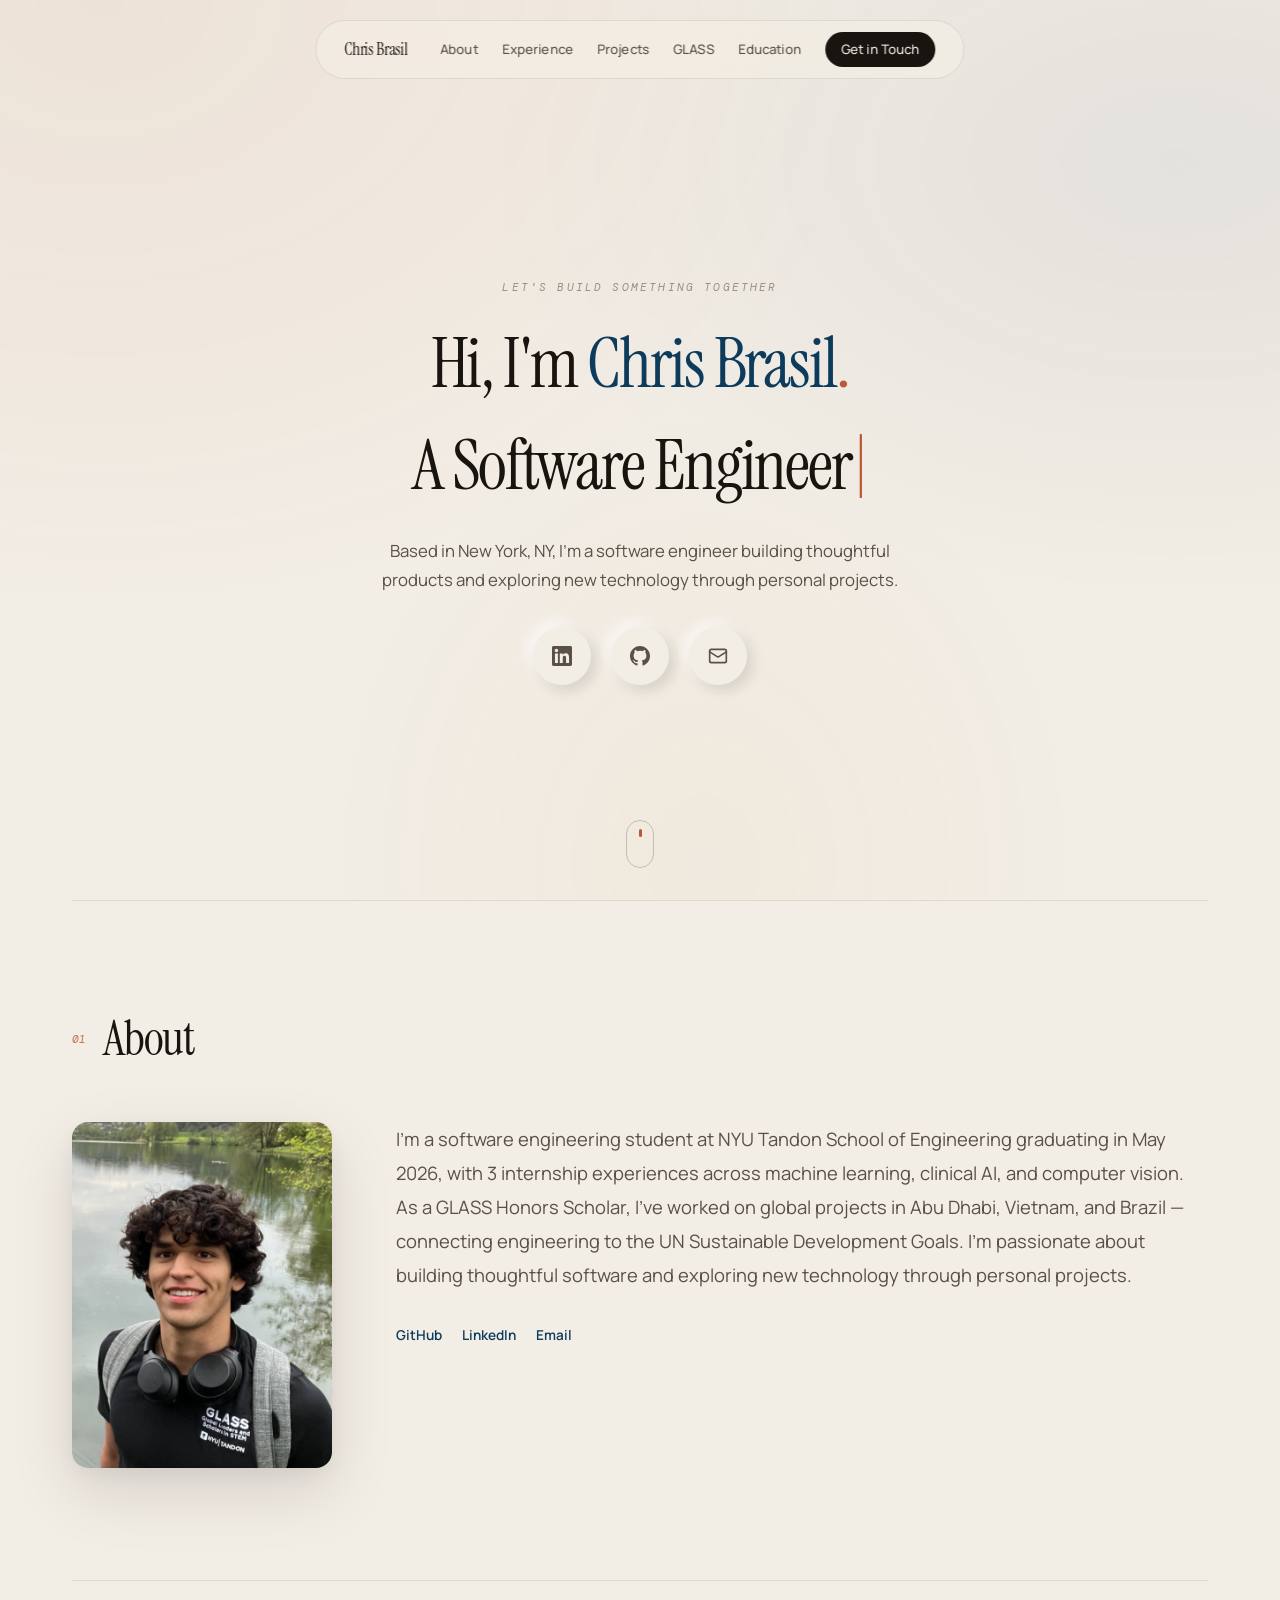
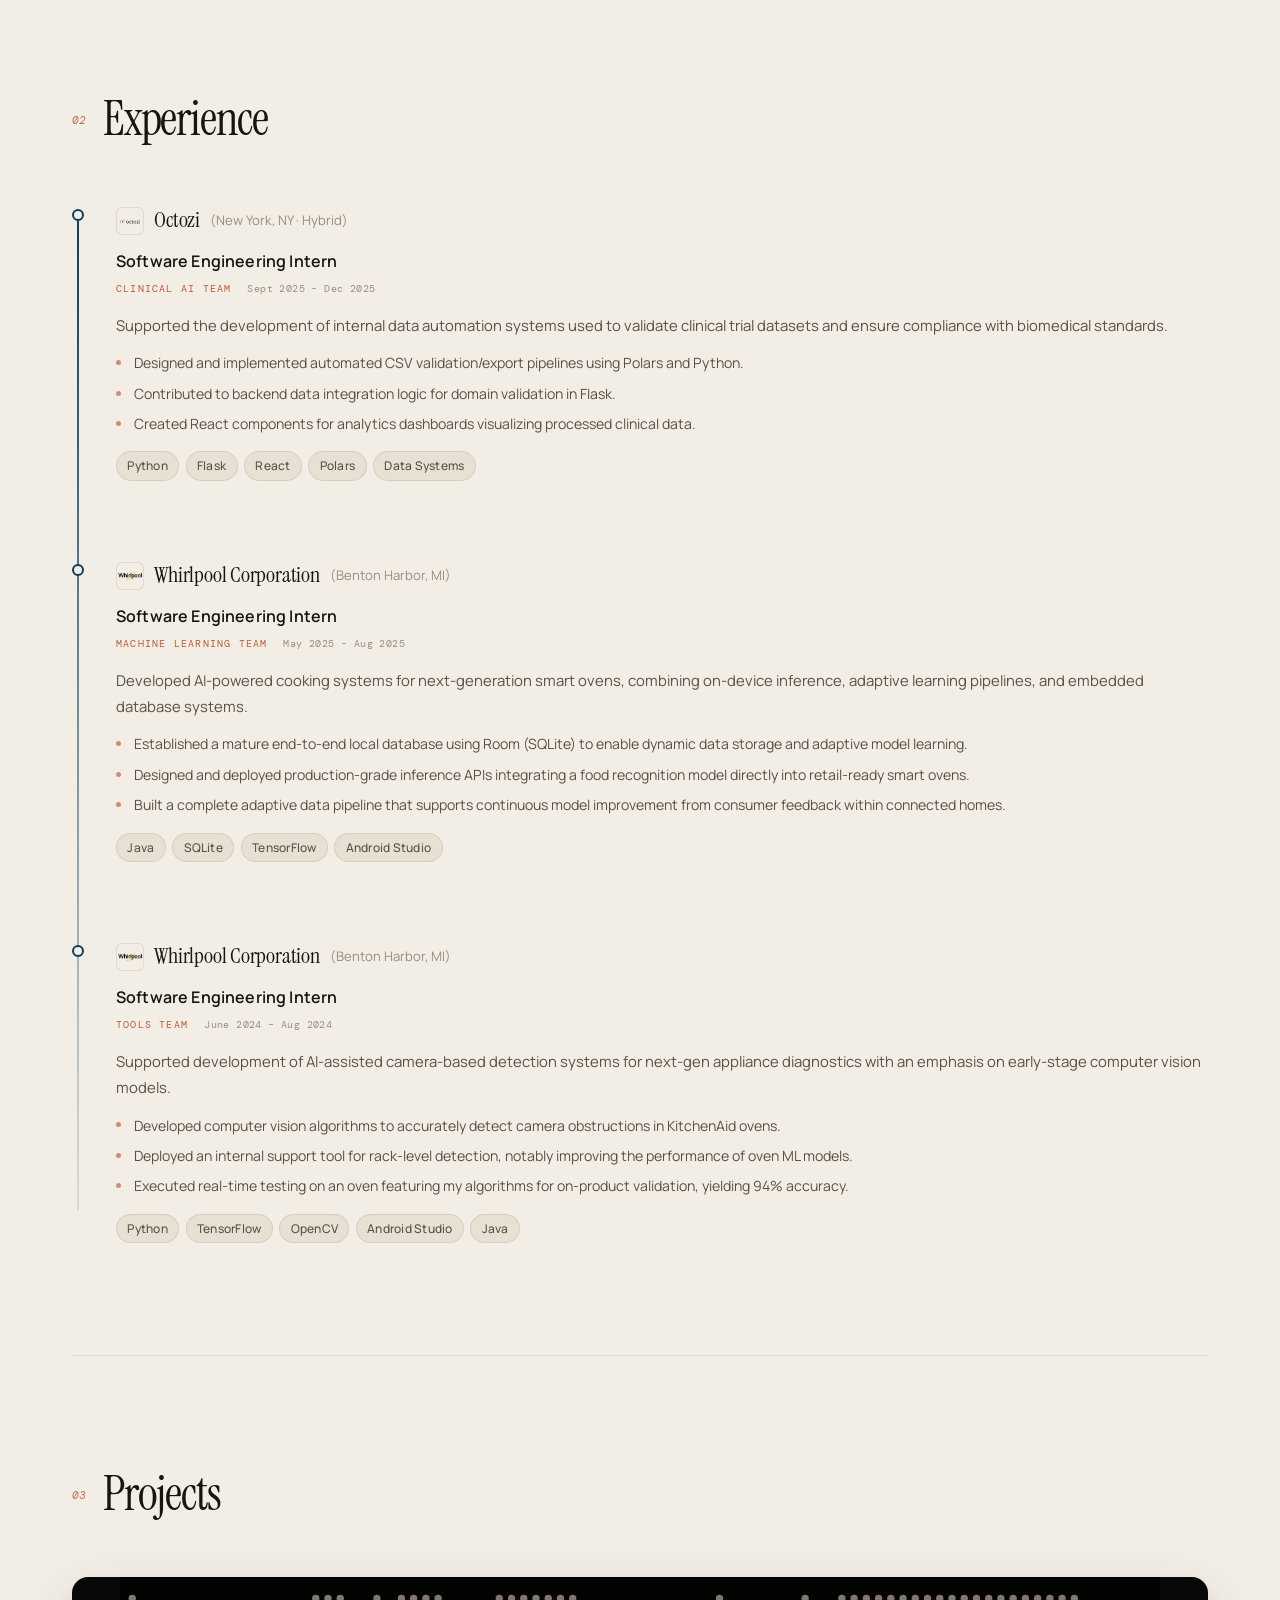
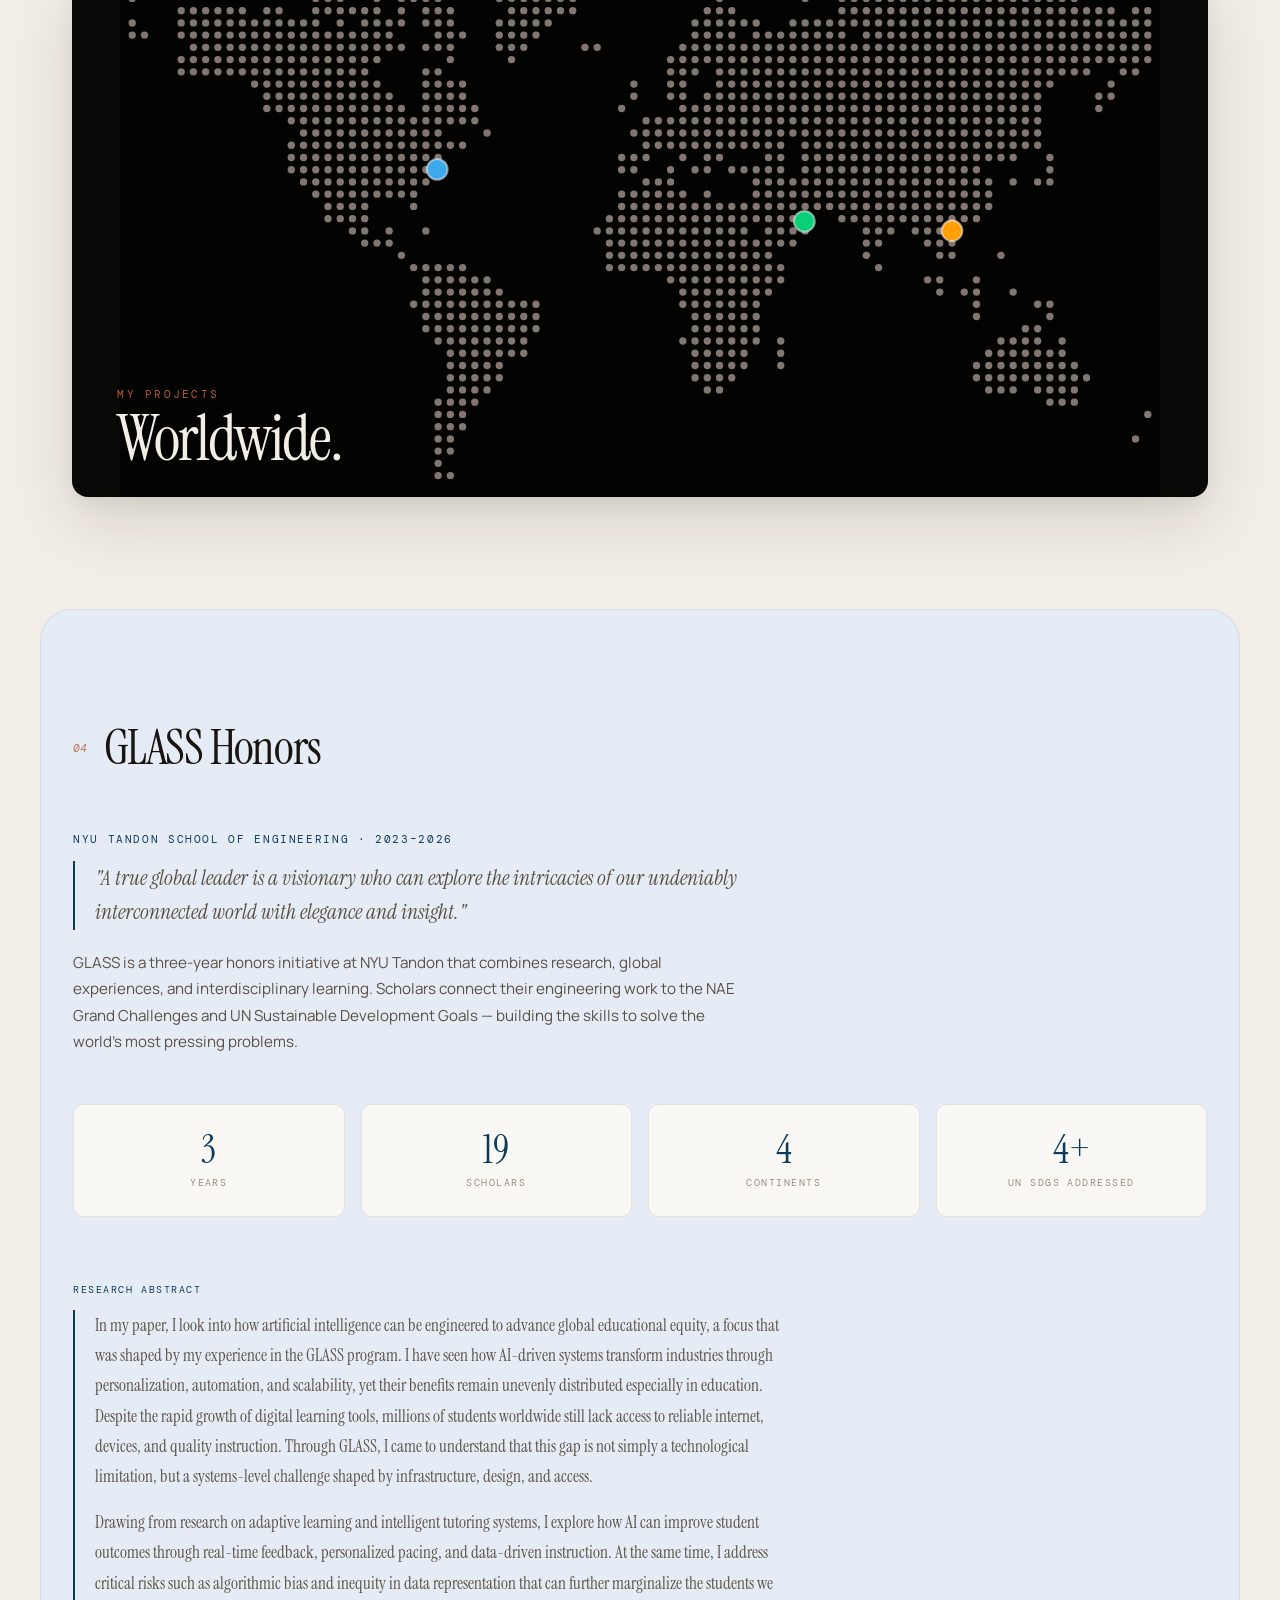
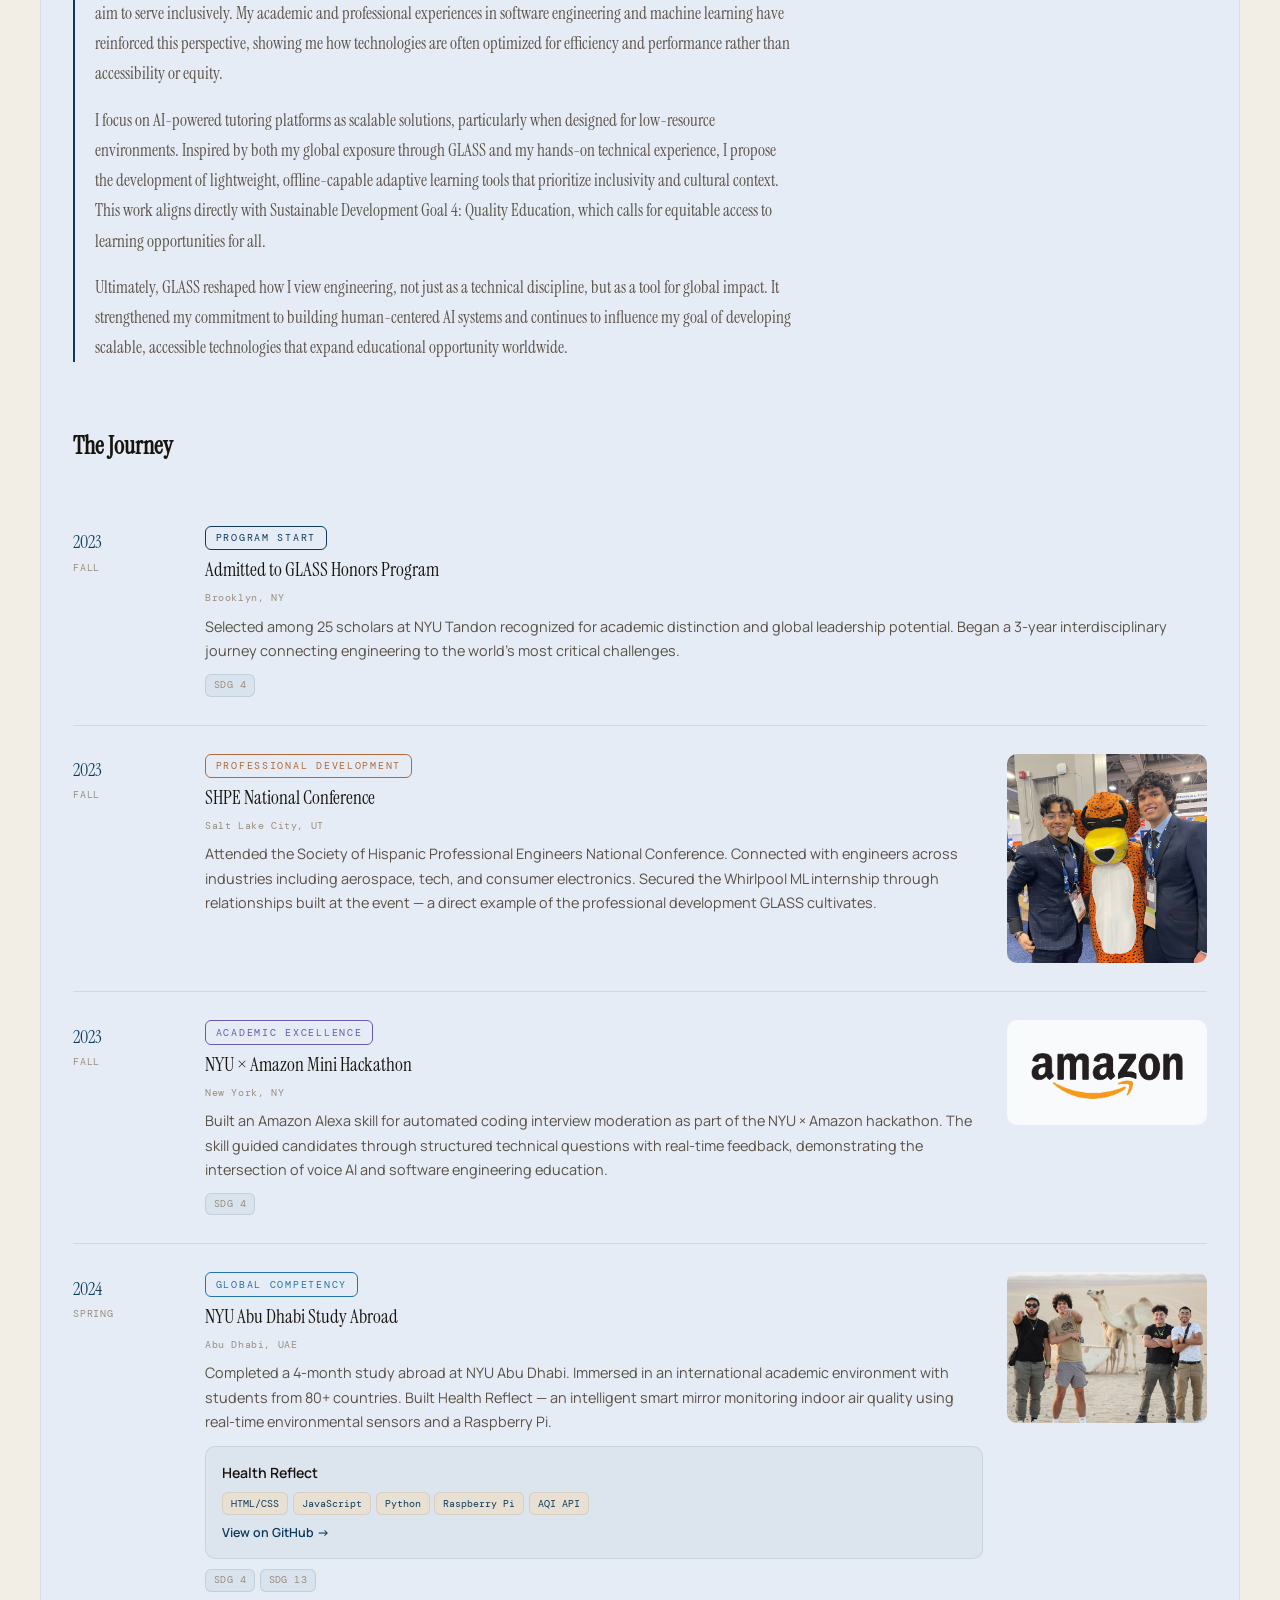
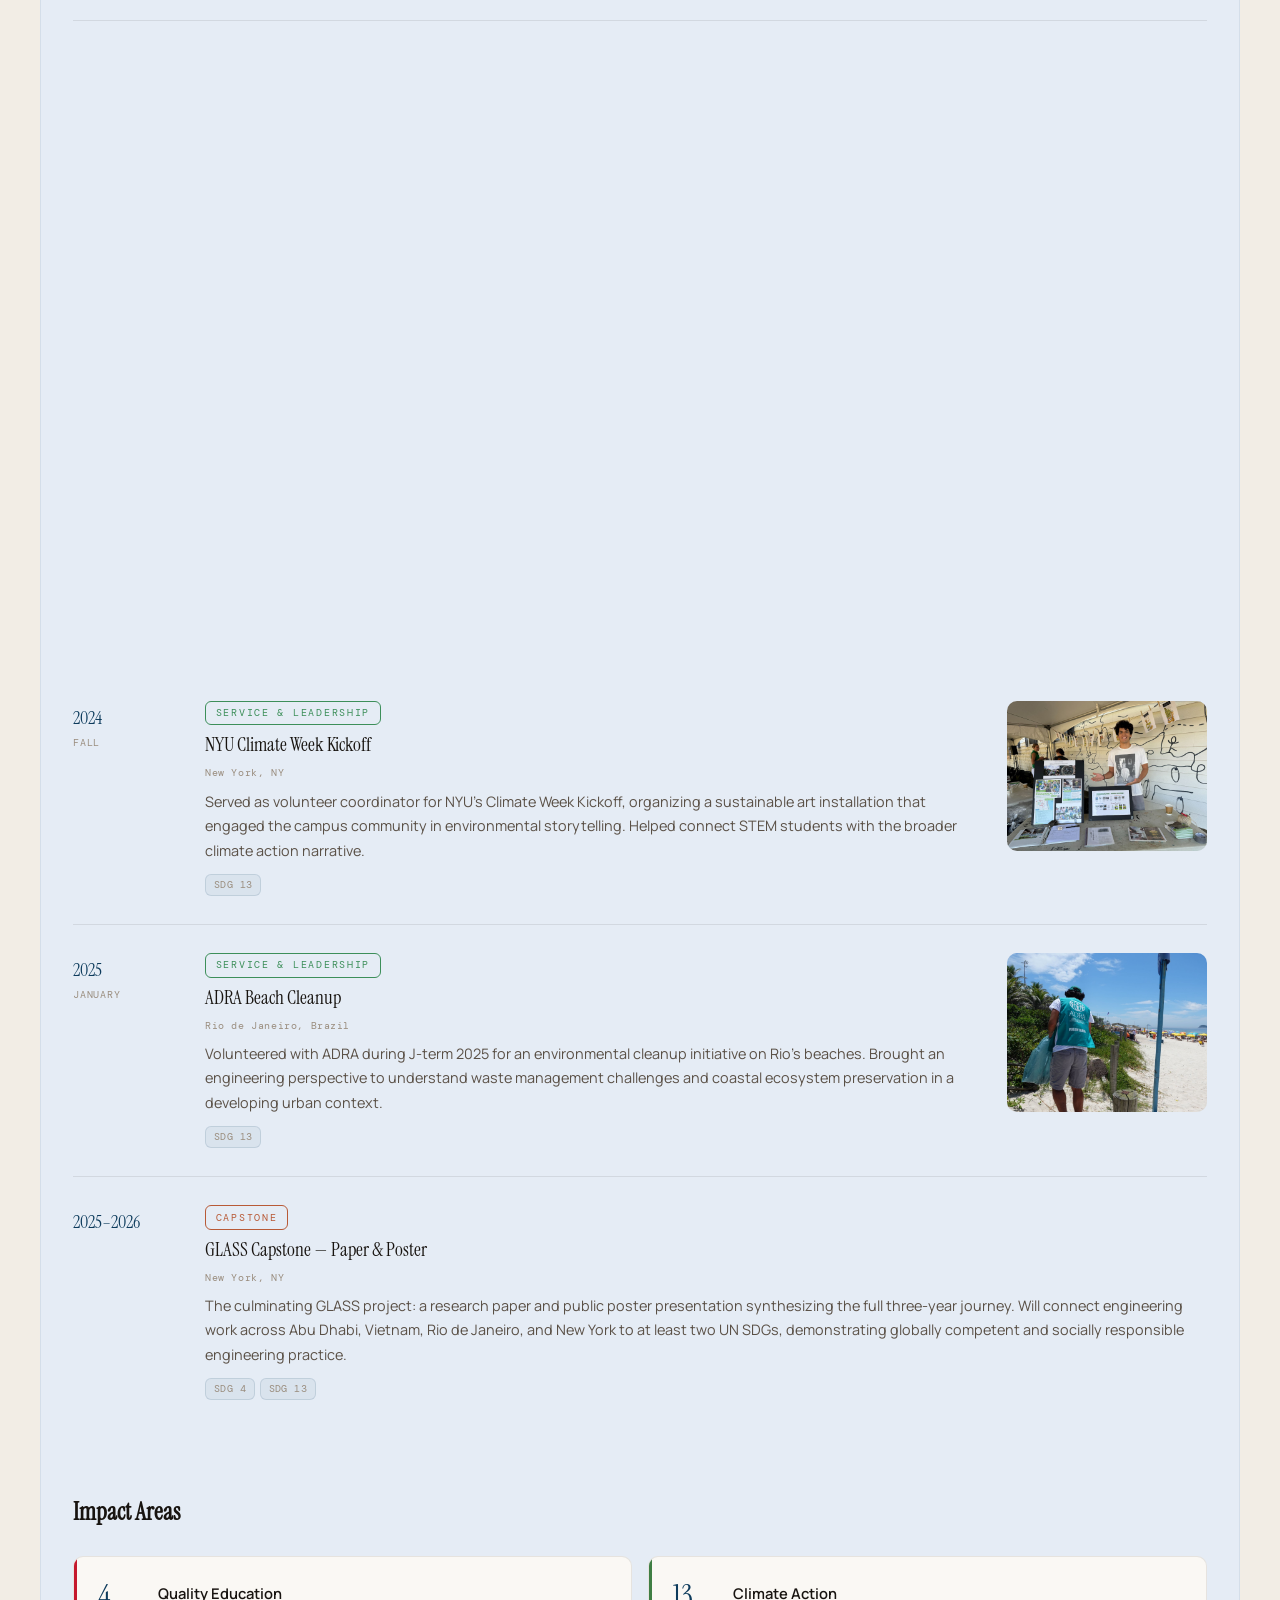
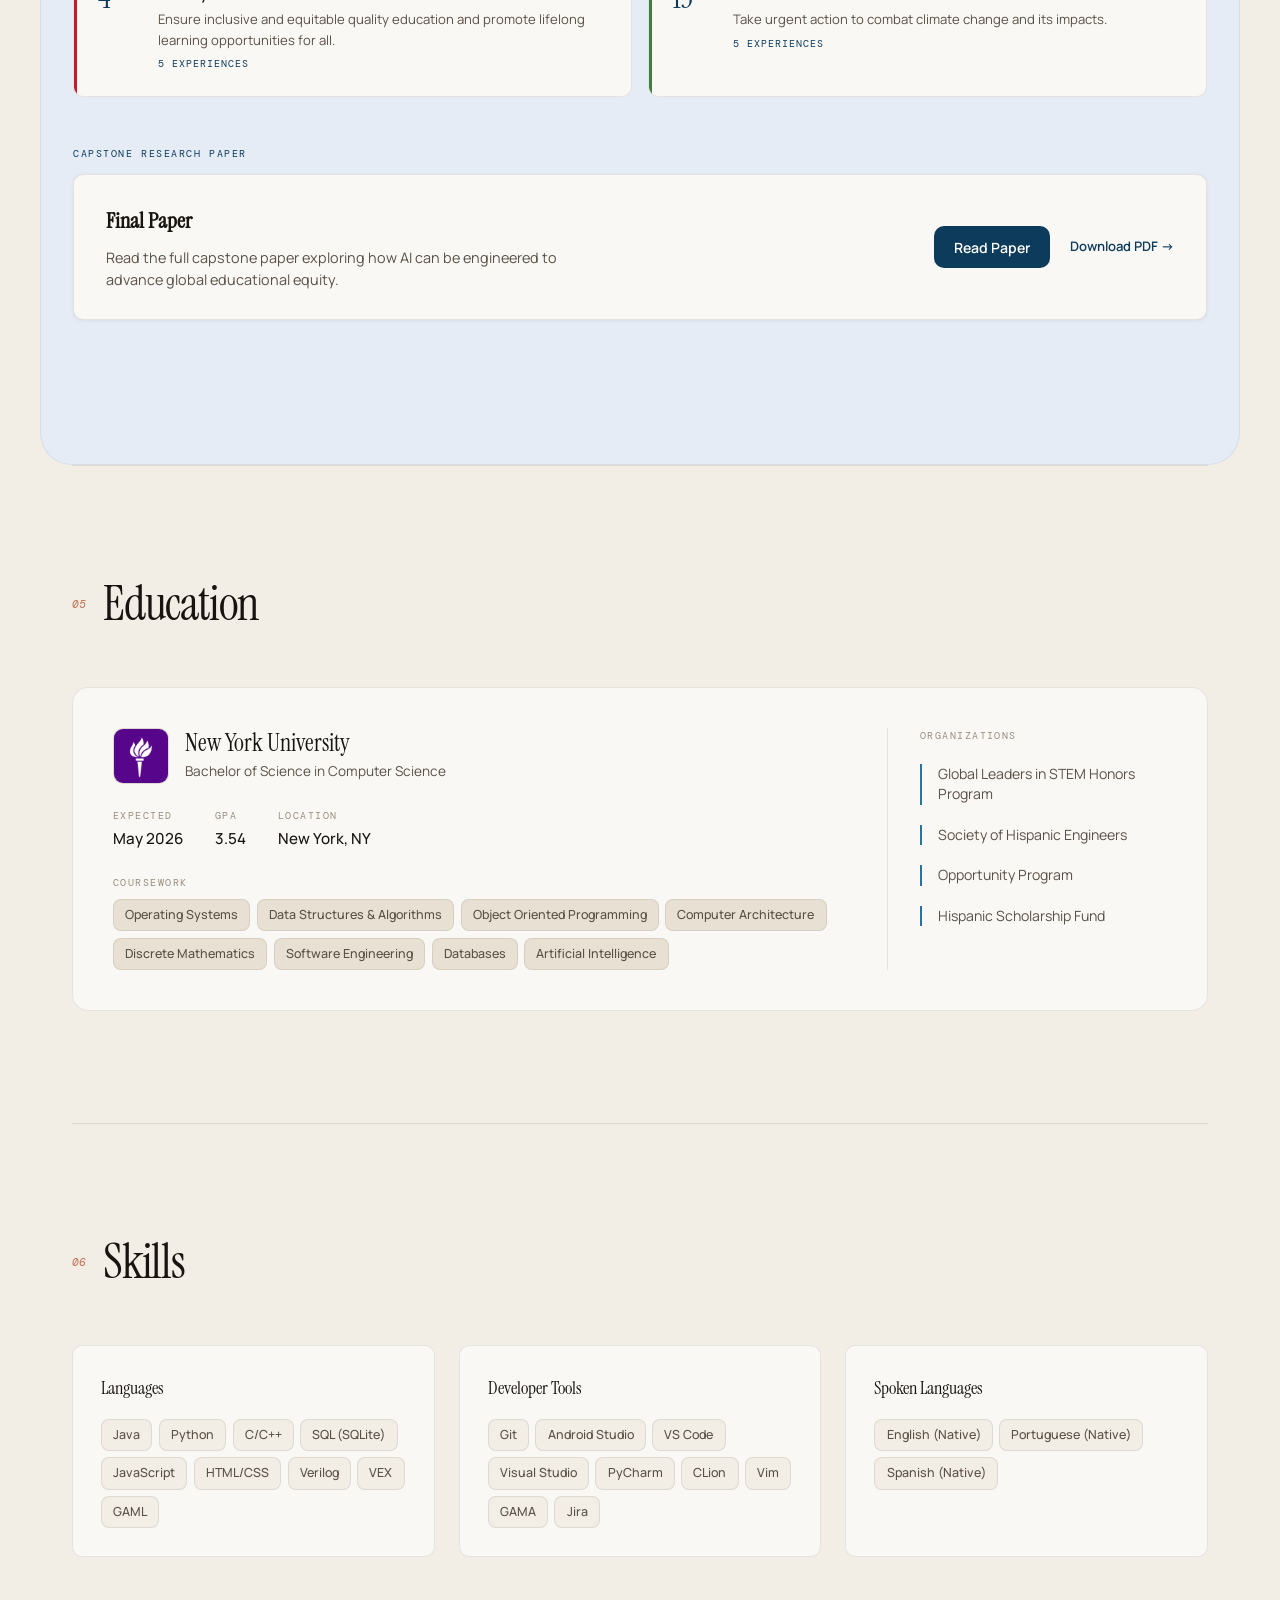
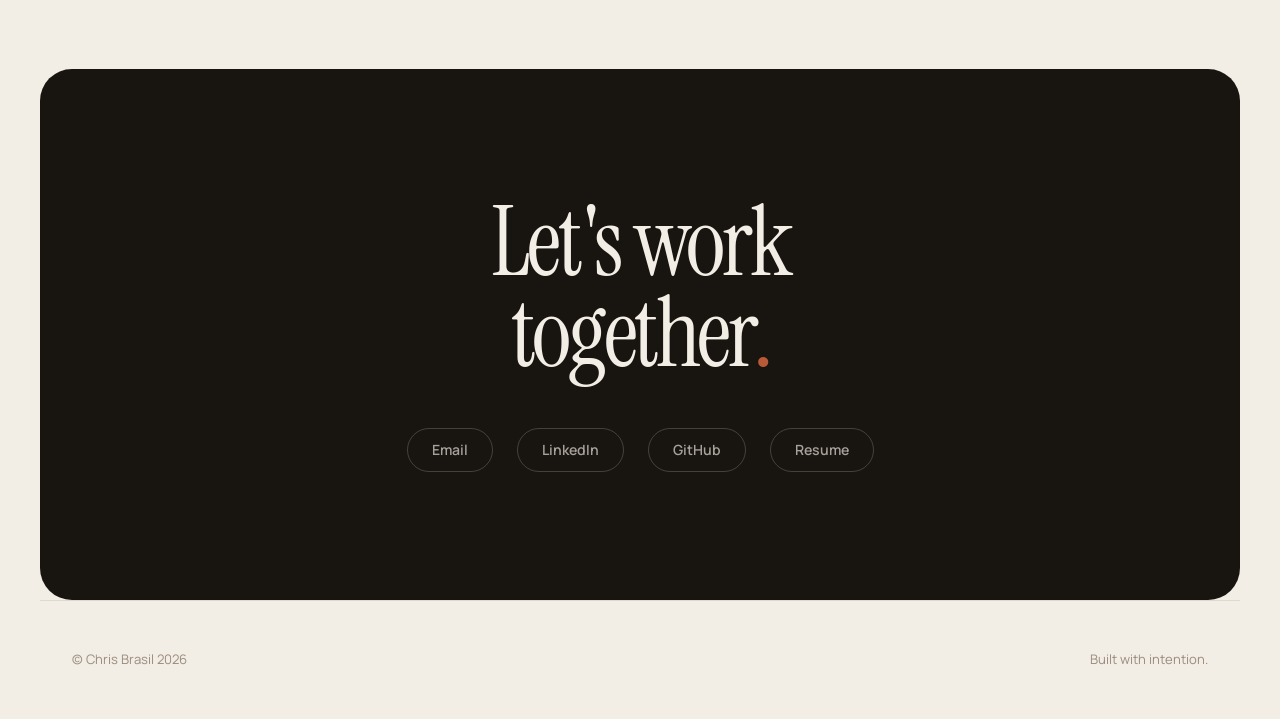
<file: index.html>
<!DOCTYPE html>
<html lang="en">
  <head>
    <meta charset="UTF-8" />
    <meta name="viewport" content="width=device-width, initial-scale=1.0" />
    <title>Chris Brasil — Software Engineer</title>
    <link rel="preconnect" href="https://fonts.googleapis.com" />
    <link rel="preconnect" href="https://fonts.gstatic.com" crossorigin />
    <link
      href="https://fonts.googleapis.com/css2?family=DM+Mono:ital@0;1&family=Instrument+Serif:ital@0;1&family=Manrope:wght@300;400;500;600;700&display=swap"
      rel="stylesheet"
    />
    <link rel="stylesheet" href="styles.css" />
  </head>
  <body>
    <!-- Floating nav -->
    <nav class="site-nav" id="site-nav">
      <a href="#" class="nav-brand">Chris Brasil</a>
      <div class="nav-links" id="nav-links">
        <a href="#about">About</a>
        <a href="#experience">Experience</a>
        <a href="#projects">Projects</a>
        <a href="#glass">GLASS</a>
        <a href="#education">Education</a>
        <a href="#contact" class="nav-links__cta">Get in Touch</a>
      </div>
      <button class="nav-hamburger" id="nav-hamburger" aria-label="Toggle menu">
        <span></span><span></span>
      </button>
    </nav>

    <!-- Mobile menu -->
    <div class="mobile-menu" id="mobile-menu">
      <nav class="mobile-menu__nav">
        <a href="#about" data-mobile-link>About</a>
        <a href="#experience" data-mobile-link>Experience</a>
        <a href="#projects" data-mobile-link>Projects</a>
        <a href="#glass" data-mobile-link>GLASS</a>
        <a href="#education" data-mobile-link>Education</a>
        <a href="#contact" data-mobile-link>Get in Touch</a>
      </nav>
    </div>

    <main>
      <!-- Hero -->
      <section class="hero" id="hero">
        <div class="hero__inner">
          <p class="hero__label">Let's build something together</p>
          <h1 class="hero__name">Hi, I'm <span class="hero__highlight">Chris Brasil</span><span class="hero__dot">.</span></h1>
          <div class="hero__typed-wrap">
            <span class="hero__typed" id="hero-typed"></span><span class="hero__cursor">|</span>
          </div>
          <p class="hero__tagline" id="hero-tagline"></p>
          <div class="hero__socials">
            <a class="hero__social-btn" id="hero-linkedin" href="#" target="_blank" rel="noopener" aria-label="LinkedIn">
              <svg xmlns="http://www.w3.org/2000/svg" viewBox="0 0 24 24" fill="currentColor" width="20" height="20"><path d="M20.447 20.452h-3.554v-5.569c0-1.328-.027-3.037-1.852-3.037-1.853 0-2.136 1.445-2.136 2.939v5.667H9.351V9h3.414v1.561h.046c.477-.9 1.637-1.85 3.37-1.85 3.601 0 4.267 2.37 4.267 5.455v6.286zM5.337 7.433c-1.144 0-2.063-.926-2.063-2.065 0-1.138.92-2.063 2.063-2.063 1.14 0 2.064.925 2.064 2.063 0 1.139-.925 2.065-2.064 2.065zm1.782 13.019H3.555V9h3.564v11.452zM22.225 0H1.771C.792 0 0 .774 0 1.729v20.542C0 23.227.792 24 1.771 24h20.451C23.2 24 24 23.227 24 22.271V1.729C24 .774 23.2 0 22.222 0h.003z"/></svg>
            </a>
            <a class="hero__social-btn" id="hero-github" href="#" target="_blank" rel="noopener" aria-label="GitHub">
              <svg xmlns="http://www.w3.org/2000/svg" viewBox="0 0 24 24" fill="currentColor" width="20" height="20"><path d="M12 0C5.374 0 0 5.373 0 12c0 5.302 3.438 9.8 8.207 11.387.599.111.793-.261.793-.577v-2.234c-3.338.726-4.033-1.416-4.033-1.416-.546-1.387-1.333-1.756-1.333-1.756-1.089-.745.083-.729.083-.729 1.205.084 1.839 1.237 1.839 1.237 1.07 1.834 2.807 1.304 3.492.997.107-.775.418-1.305.762-1.604-2.665-.305-5.467-1.334-5.467-5.931 0-1.311.469-2.381 1.236-3.221-.124-.303-.535-1.524.117-3.176 0 0 1.008-.322 3.301 1.23A11.509 11.509 0 0 1 12 5.803c1.02.005 2.047.138 3.006.404 2.291-1.552 3.297-1.23 3.297-1.23.653 1.653.242 2.874.118 3.176.77.84 1.235 1.911 1.235 3.221 0 4.609-2.807 5.624-5.479 5.921.43.372.823 1.102.823 2.222v3.293c0 .319.192.694.801.576C20.566 21.797 24 17.3 24 12c0-6.627-5.373-12-12-12z"/></svg>
            </a>
            <a class="hero__social-btn" id="hero-email" href="#" aria-label="Email">
              <svg xmlns="http://www.w3.org/2000/svg" viewBox="0 0 24 24" fill="none" stroke="currentColor" stroke-width="2" stroke-linecap="round" stroke-linejoin="round" width="20" height="20"><rect x="2" y="4" width="20" height="16" rx="2"/><path d="m22 7-8.97 5.7a1.94 1.94 0 0 1-2.06 0L2 7"/></svg>
            </a>
          </div>
        </div>
        <div class="hero__scroll">
          <span></span>
        </div>
      </section>

      <!-- About -->
      <section class="section" id="about">
        <div class="section__header">
          <span class="section__number">01</span>
          <h2 class="section__title">About</h2>
        </div>
        <div class="about__content">
          <div class="about__portrait">
            <img src="assets/IMG_1485 2.jpg" alt="Chris Brasil" />
          </div>
          <div class="about__body">
            <p class="about__text" id="about-text">I'm a software engineering student at NYU Tandon School of Engineering graduating in May 2026, with 3 internship experiences across machine learning, clinical AI, and computer vision. As a GLASS Honors Scholar, I've worked on global projects in Abu Dhabi, Vietnam, and Brazil — connecting engineering to the UN Sustainable Development Goals. I'm passionate about building thoughtful software and exploring new technology through personal projects.</p>
            <div class="about__links" id="about-links">
              <a href="https://github.com/ChrisBrasil10" target="_blank" rel="noopener">GitHub</a>
              <a href="https://www.linkedin.com/in/chris-brasil" target="_blank" rel="noopener">LinkedIn</a>
              <a href="mailto:christopherdbrasil@gmail.com">Email</a>
            </div>
          </div>
        </div>
      </section>

      <!-- Experience -->
      <section class="section" id="experience">
        <div class="section__header">
          <span class="section__number">02</span>
          <h2 class="section__title">Experience</h2>
        </div>
        <div class="experience__list" id="experience-list"></div>
      </section>

      <!-- Projects -->
      <section class="section" id="projects">
        <div class="section__header">
          <span class="section__number">03</span>
          <h2 class="section__title">Projects</h2>
        </div>
        <div class="projects__map">
          <svg viewBox="0 0 1000 500" xmlns="http://www.w3.org/2000/svg" class="projects__svg">
            <image href="assets/map.svg" width="1000" height="500"/>

            <!-- ChessBot — New York, NY -->
            <g class="map-marker"
               data-project="ChessBot"
               data-location="New York, NY"
               data-tech="C++|Python|Google Speech-to-Text API"
               data-repo="https://github.com/ChrisBrasil10/ChessBot"
               data-desc="Prototyped a functional smart chessboard controlled through voice command in 3 months.|Assembled a linear motion system with an electromagnet to move pieces automatically.|Used Google Cloud's Speech-to-Text API to interpret commands and trigger piece movement.|Awarded the Gunter Georgi Award for Outstanding Engineering Innovation at NYU.">
              <circle class="map-dot" cx="305" cy="185" r="10" fill="#3EA8ED"/>
              <text class="map-label" x="305" y="185" text-anchor="middle" dy="0.35em">ChessBot</text>
            </g>

            <!-- Rapid Ride — Hanoi, Vietnam -->
            <g class="map-marker"
               data-project="Rapid Ride"
               data-location="Hanoi, Vietnam"
               data-tech="GAML|SQL|Agent-Based Modeling"
               data-repo="https://github.com/ChrisBrasil10/Rapid-Ride"
               data-desc="Utilized digital twin technology to test a virtual scooter program and assess environmental impacts.|Secured first place for best pitch and program at VinUniversity's competition.|Created interactive map-based visualizations to show air quality and traffic improvements.">
              <circle class="map-dot" cx="800" cy="244" r="10" fill="#FF9F0A"/>
              <text class="map-label" x="800" y="244" text-anchor="middle" dy="0.35em">Rapid Ride</text>
            </g>

            <!-- Health Reflect — Abu Dhabi, UAE -->
            <g class="map-marker"
               data-project="Health Reflect"
               data-location="Abu Dhabi, UAE"
               data-tech="HTML/CSS|JavaScript|Python|Raspberry Pi|AQI API"
               data-repo="https://github.com/ChrisBrasil10/Health-Reflect"
               data-desc="Implemented an intelligent smart mirror to monitor indoor air quality at NYU Abu Dhabi.|Configured the system on a Raspberry Pi using low-level frameworks to process environmental sensor data.|Integrated real-time data alerts for users when air quality levels became hazardous.">
              <circle class="map-dot" cx="658" cy="235" r="10" fill="#09CF75"/>
              <text class="map-label" x="658" y="235" text-anchor="middle">
                <tspan x="658" dy="-0.3em">Health</tspan>
                <tspan x="658" dy="1.2em">Reflect</tspan>
              </text>
            </g>
          </svg>

          <div class="projects__map-info">
            <div class="projects__map-location" id="map-location">My Projects</div>
            <div class="projects__map-title" id="map-title">Worldwide.</div>
          </div>

          <!-- Project detail drawer -->
          <div class="project-drawer" id="project-drawer">
            <button class="project-drawer__close" id="drawer-close" aria-label="Close">×</button>
            <div class="project-drawer__body">
              <div class="project-drawer__left">
                <span class="project-drawer__location" id="drawer-location"></span>
                <h3 class="project-drawer__name" id="drawer-name"></h3>
                <ul class="project-drawer__desc" id="drawer-desc"></ul>
              </div>
              <div class="project-drawer__right">
                <div class="project-drawer__tech" id="drawer-tech"></div>
                <a class="project-drawer__link" id="drawer-link" href="#" target="_blank" rel="noopener">View on GitHub →</a>
              </div>
            </div>
          </div>
        </div>
      </section>

      <!-- GLASS Honors -->
      <section class="section section--glass" id="glass">
        <div class="section__header">
          <span class="section__number">04</span>
          <h2 class="section__title">GLASS Honors</h2>
        </div>
        <div class="glass__intro" id="glass-intro"></div>
        <div class="glass__stats" id="glass-stats"></div>
        <div class="glass__abstract" id="glass-abstract"></div>
        <div class="glass__journey" id="glass-journey"></div>
        <div class="glass__sdgs" id="glass-sdgs"></div>
        <div class="glass__paper" id="glass-paper"></div>
      </section>

      <!-- Education -->
      <section class="section" id="education">
        <div class="section__header">
          <span class="section__number">05</span>
          <h2 class="section__title">Education</h2>
        </div>
        <div class="education__content" id="education-content"></div>
      </section>

      <!-- Skills -->
      <section class="section" id="skills">
        <div class="section__header">
          <span class="section__number">06</span>
          <h2 class="section__title">Skills</h2>
        </div>
        <div class="skills__groups" id="skills-groups"></div>
      </section>

      <!-- Resume / Contact -->
      <section class="section section--contact" id="contact">
        <h2 class="contact__heading">Let's work<br>together<span class="hero__dot">.</span></h2>
        <div class="contact__links">
          <a class="contact__link" id="contact-email" href="#">Email</a>
          <a class="contact__link" id="contact-linkedin" href="#" target="_blank" rel="noopener">LinkedIn</a>
          <a class="contact__link" id="contact-github" href="#" target="_blank" rel="noopener">GitHub</a>
          <a class="contact__link" href="assets/Chris__Resume.pdf" target="_blank" rel="noopener">Resume</a>
        </div>
      </section>
    </main>

    <footer class="site-footer">
      <p>© Chris Brasil <span id="current-year"></span></p>
      <p>Built with intention.</p>
    </footer>

    <script src="script.js"></script>
  </body>
</html>
</file>
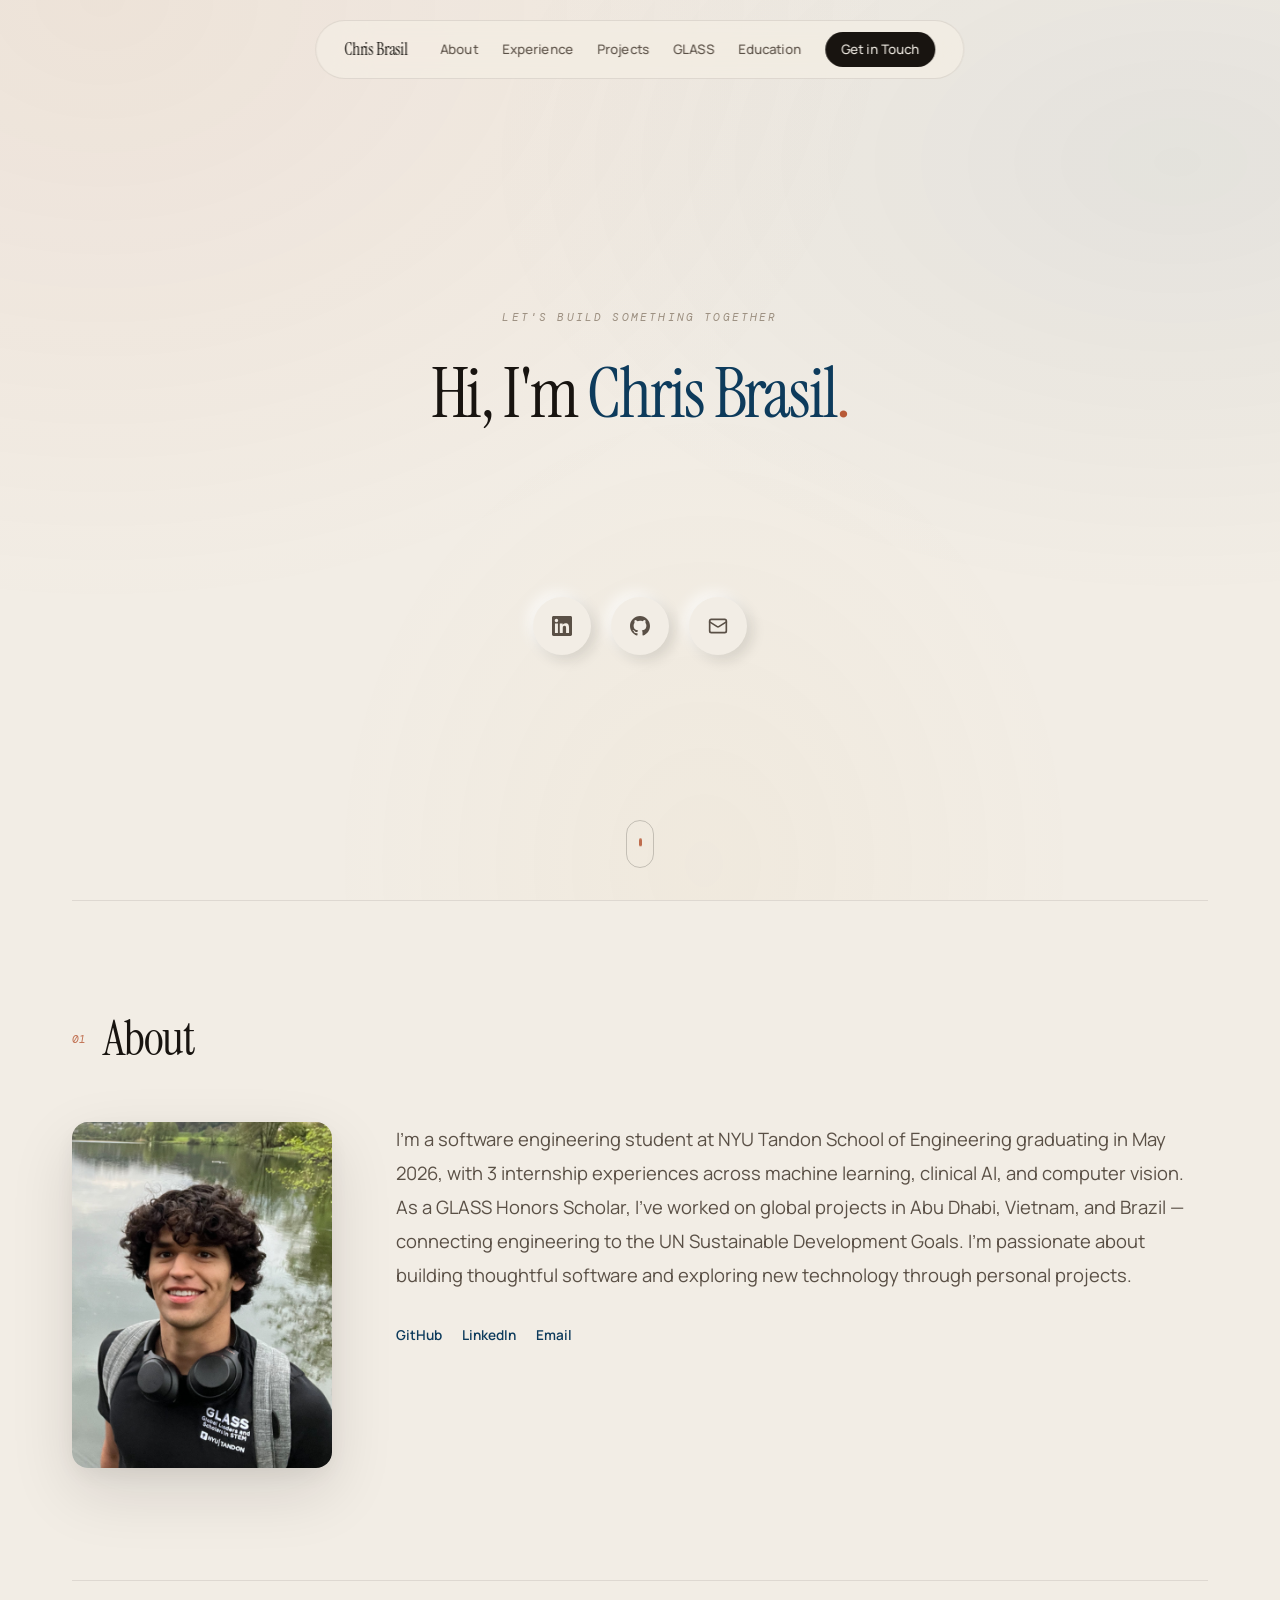
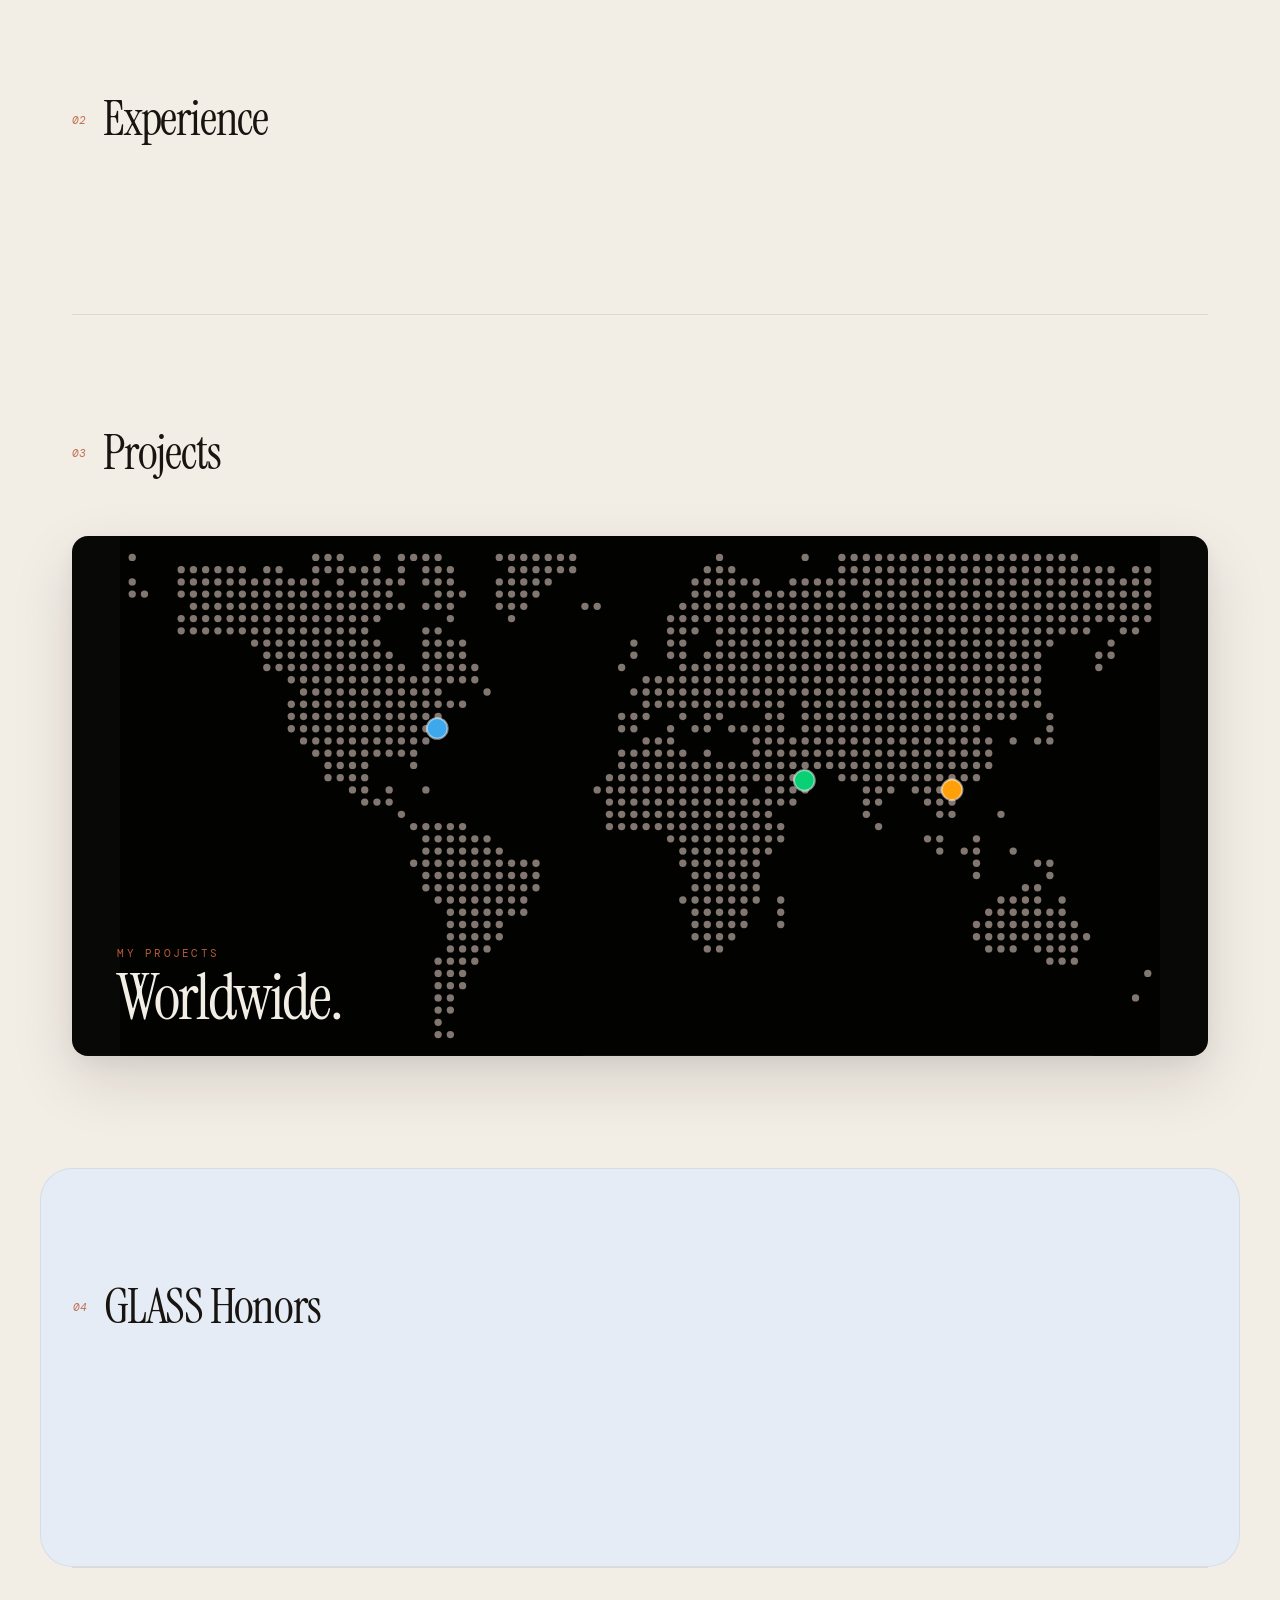
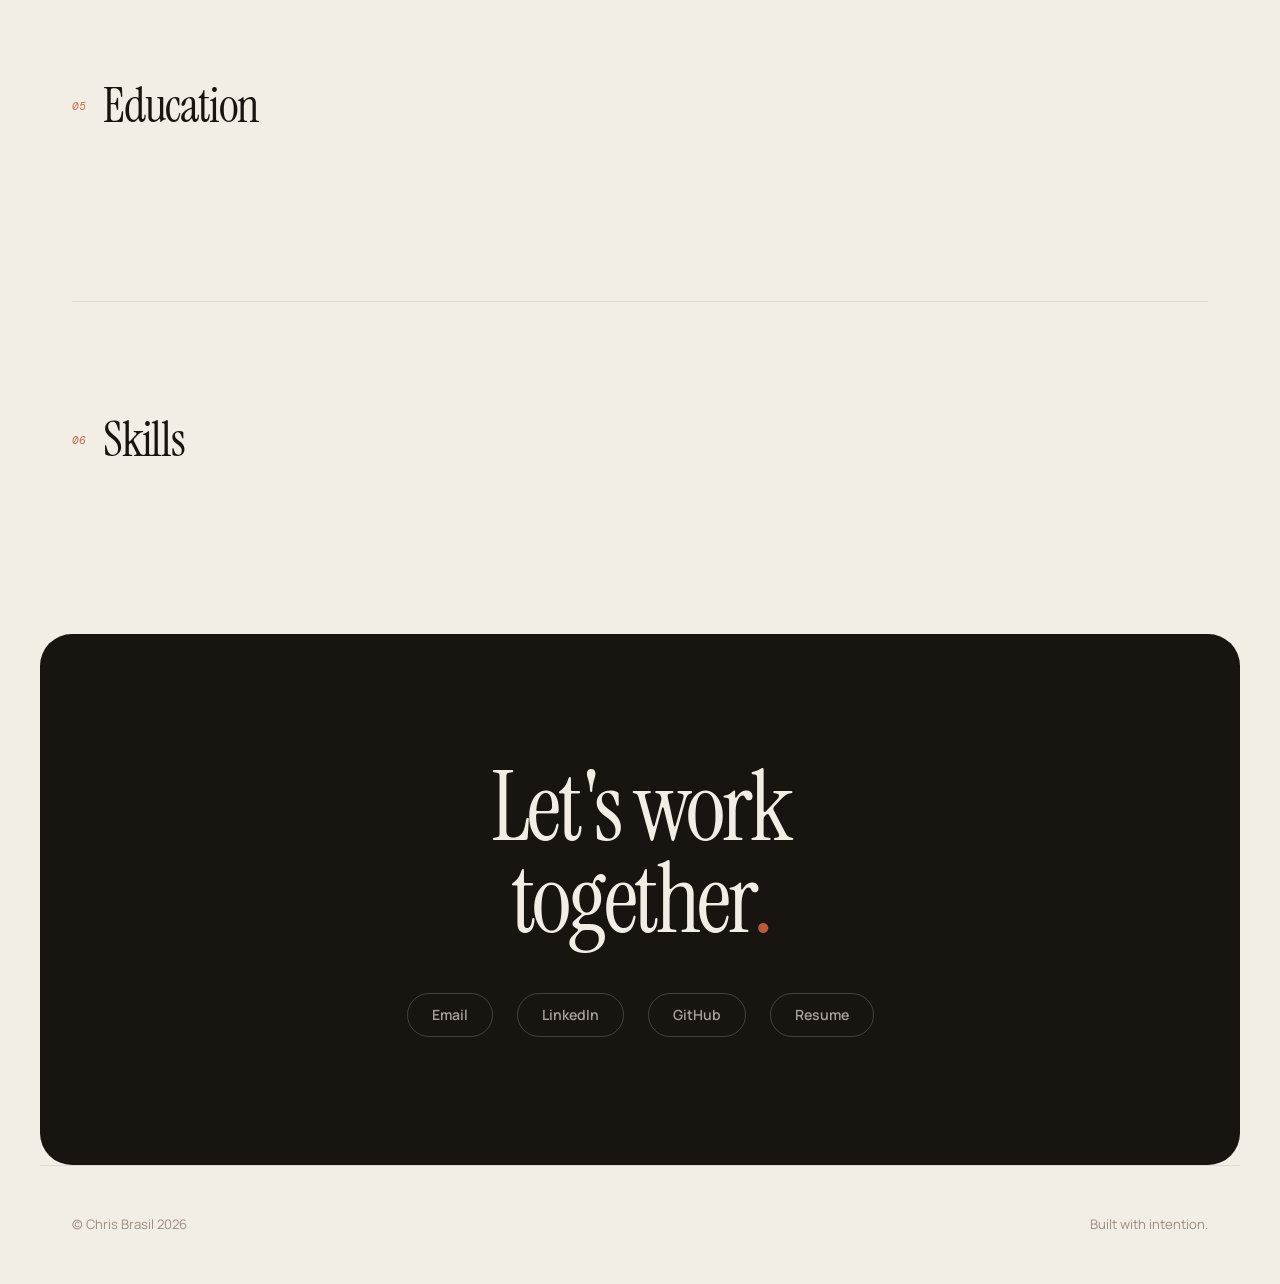
<file: glass.html>
<!DOCTYPE html>
<html lang="en">
  <head>
    <meta charset="UTF-8" />
    <meta http-equiv="refresh" content="0; url=index.html#glass" />
    <title>GLASS — Chris Brasil</title>
  </head>
  <body>
    <p>Redirecting to <a href="index.html#glass">portfolio</a>...</p>
  </body>
</html>
</file>
<file: styles.css>
/* ================================================================
   Chris Brasil — Portfolio
   Aesthetic: Warm Editorial Precision
   Palette: Linen cream · Deep navy · Terracotta · DM Mono accents
   Fonts: Instrument Serif (display) · Manrope (body) · DM Mono (labels)
   ================================================================ */

:root {
  --bg: #f2ede5;
  --bg-card: #faf8f4;
  --bg-accent: #e8e1d3;
  --bg-glass: #e5ecf5;
  --text: #181410;
  --text-secondary: #5a5046;
  --text-light: #9a8d7e;
  --accent: #0d3b5c;
  --accent-light: #2474a8;
  --accent-warm: #b85a37;
  --border: rgba(24, 20, 16, 0.09);
  --border-hover: rgba(24, 20, 16, 0.18);
  --shadow-sm: 0 1px 4px rgba(24, 20, 16, 0.06), 0 0 1px rgba(24, 20, 16, 0.04);
  --shadow-md: 0 8px 32px rgba(24, 20, 16, 0.10), 0 2px 8px rgba(24, 20, 16, 0.05);
  --shadow-lg: 0 24px 64px rgba(24, 20, 16, 0.12), 0 8px 24px rgba(24, 20, 16, 0.06);
  --radius: 16px;
  --radius-sm: 10px;
  --transition: 0.3s cubic-bezier(0.4, 0, 0.2, 1);

  font-family: 'Manrope', system-ui, sans-serif;
  color-scheme: light;
}

/* ── Reset ────────────────────────────────────────────── */

*, *::before, *::after { box-sizing: border-box; margin: 0; padding: 0; }

html {
  scroll-behavior: smooth;
  -webkit-font-smoothing: antialiased;
  -moz-osx-font-smoothing: grayscale;
}

body {
  background: var(--bg);
  color: var(--text);
  line-height: 1.65;
  overflow-x: hidden;
  font-size: 16px;
}

img { display: block; max-width: 100%; }
a { color: inherit; }
button { cursor: pointer; border: none; background: none; font: inherit; }

/* ── Background atmosphere ────────────────────────────── */

body::before {
  content: '';
  position: fixed;
  inset: 0;
  pointer-events: none;
  z-index: 0;
  background:
    radial-gradient(ellipse at 8% 0%, rgba(184, 90, 55, 0.07), transparent 48%),
    radial-gradient(ellipse at 92% 18%, rgba(13, 59, 92, 0.06), transparent 42%),
    radial-gradient(ellipse at 55% 96%, rgba(196, 154, 58, 0.04), transparent 38%);
}

/* ── Navigation ───────────────────────────────────────── */

.site-nav {
  position: fixed;
  top: 1.25rem;
  left: 50%;
  transform: translateX(-50%);
  z-index: 100;
  display: flex;
  align-items: center;
  gap: 2rem;
  padding: 0.7rem 1.75rem;
  background: rgba(242, 237, 229, 0.78);
  backdrop-filter: blur(24px) saturate(1.6);
  -webkit-backdrop-filter: blur(24px) saturate(1.6);
  border: 1px solid var(--border);
  border-radius: 999px;
  transition: background var(--transition), box-shadow var(--transition), border-color var(--transition);
  max-width: calc(100% - 2rem);
}

.site-nav.scrolled {
  background: rgba(250, 248, 244, 0.92);
  border-color: var(--border-hover);
  box-shadow: var(--shadow-md);
}

.nav-brand {
  font-family: 'Instrument Serif', Georgia, serif;
  font-size: 1.05rem;
  font-weight: 400;
  text-decoration: none;
  white-space: nowrap;
  color: var(--text);
  letter-spacing: -0.01em;
}

.nav-links {
  display: flex;
  align-items: center;
  gap: 1.5rem;
}

.nav-links a {
  font-size: 0.82rem;
  font-weight: 500;
  text-decoration: none;
  color: var(--text-secondary);
  transition: color var(--transition);
  white-space: nowrap;
  letter-spacing: 0.01em;
}

.nav-links a:hover {
  color: var(--text);
}

.nav-links__cta {
  padding: 0.4rem 1rem;
  border-radius: 999px;
  background: var(--text);
  color: var(--bg) !important;
  font-weight: 600;
  transition: transform var(--transition), box-shadow var(--transition), background var(--transition);
}

.nav-links__cta:hover {
  background: var(--accent);
  transform: translateY(-1px);
  box-shadow: 0 4px 12px rgba(13, 59, 92, 0.25);
  color: #fff !important;
}

.nav-hamburger {
  display: none;
  width: 36px;
  height: 36px;
  flex-direction: column;
  align-items: center;
  justify-content: center;
  gap: 5px;
  padding: 0;
}

.nav-hamburger span {
  width: 18px;
  height: 1.5px;
  background: var(--text);
  border-radius: 2px;
  transition: transform var(--transition), opacity var(--transition);
}

.nav-hamburger.active span:first-child {
  transform: translateY(3.25px) rotate(45deg);
}

.nav-hamburger.active span:last-child {
  transform: translateY(-3.25px) rotate(-45deg);
}

/* ── Mobile Menu ──────────────────────────────────────── */

.mobile-menu {
  position: fixed;
  inset: 0;
  z-index: 90;
  background: rgba(242, 237, 229, 0.97);
  backdrop-filter: blur(24px);
  display: flex;
  align-items: center;
  justify-content: center;
  opacity: 0;
  pointer-events: none;
  transition: opacity 0.4s ease;
}

.mobile-menu.active {
  opacity: 1;
  pointer-events: auto;
}

.mobile-menu__nav {
  display: flex;
  flex-direction: column;
  gap: 1.5rem;
  text-align: center;
}

.mobile-menu__nav a {
  font-family: 'Instrument Serif', Georgia, serif;
  font-size: 2.5rem;
  letter-spacing: -0.02em;
  text-decoration: none;
  color: var(--text);
  transition: color var(--transition);
}

.mobile-menu__nav a:hover {
  color: var(--accent-warm);
}

/* ── Layout ───────────────────────────────────────────── */

main {
  position: relative;
  z-index: 1;
  max-width: 1200px;
  margin: 0 auto;
  padding: 0 2rem;
}

.section {
  padding: 7rem 0;
  border-top: 1px solid var(--border);
}

.section:first-of-type {
  border-top: none;
}

.section__header {
  display: flex;
  align-items: center;
  gap: 1rem;
  margin-bottom: 3.5rem;
}

.section__number {
  font-family: 'DM Mono', 'Courier New', monospace;
  font-size: 0.7rem;
  font-style: italic;
  color: var(--accent-warm);
  letter-spacing: 0.04em;
  opacity: 0.85;
}

.section__title {
  font-family: 'Instrument Serif', Georgia, serif;
  font-size: clamp(2rem, 4vw, 3rem);
  font-weight: 400;
  letter-spacing: -0.025em;
  line-height: 1.1;
  color: var(--text);
}

/* ── Hero ─────────────────────────────────────────────── */

.hero {
  min-height: 100vh;
  display: flex;
  flex-direction: column;
  align-items: center;
  justify-content: center;
  padding: 8rem 0 4rem;
  position: relative;
  text-align: center;
}

.hero__inner {
  display: flex;
  flex-direction: column;
  align-items: center;
  gap: 1.5rem;
  max-width: 860px;
  width: 100%;
}

.hero__label {
  font-family: 'DM Mono', 'Courier New', monospace;
  font-size: 0.68rem;
  font-style: italic;
  letter-spacing: 0.2em;
  text-transform: uppercase;
  color: var(--text-light);
  margin-bottom: 0.25rem;
}

.hero__name {
  font-family: 'Instrument Serif', Georgia, serif;
  font-size: clamp(2.6rem, 5.5vw, 5rem);
  font-weight: 400;
  line-height: 1.1;
  letter-spacing: -0.03em;
  color: var(--text);
  margin: 0;
}

.hero__highlight {
  color: var(--accent);
}

.hero__dot {
  color: var(--accent-warm);
}

.hero__typed-wrap {
  font-family: 'Instrument Serif', Georgia, serif;
  font-size: clamp(2.6rem, 5.5vw, 5rem);
  font-weight: 400;
  line-height: 1.1;
  letter-spacing: -0.03em;
  color: var(--text);
  min-height: 1.15em;
}

.hero__cursor {
  display: inline-block;
  color: var(--accent-warm);
  animation: blink 0.85s step-end infinite;
  margin-left: 1px;
}

@keyframes blink {
  0%, 100% { opacity: 1; }
  50% { opacity: 0; }
}

.hero__tagline {
  font-size: clamp(0.95rem, 1.5vw, 1.05rem);
  color: var(--text-secondary);
  max-width: 52ch;
  line-height: 1.75;
  margin-top: 0.25rem;
}

.hero__socials {
  display: flex;
  gap: 1.25rem;
  margin-top: 0.5rem;
}

.hero__social-btn {
  width: 58px;
  height: 58px;
  border-radius: 50%;
  background: var(--bg);
  box-shadow:
    5px 5px 14px rgba(24, 20, 16, 0.13),
    -5px -5px 14px rgba(255, 255, 255, 0.72);
  display: flex;
  align-items: center;
  justify-content: center;
  color: var(--text-secondary);
  text-decoration: none;
  transition: box-shadow var(--transition), color var(--transition), transform var(--transition);
}

.hero__social-btn:hover {
  box-shadow:
    2px 2px 6px rgba(24, 20, 16, 0.14),
    -2px -2px 6px rgba(255, 255, 255, 0.78);
  color: var(--accent);
  transform: translateY(-2px);
}

.hero__scroll {
  position: absolute;
  bottom: 2rem;
  left: 50%;
  transform: translateX(-50%);
  width: 28px;
  height: 48px;
  border: 1.5px solid rgba(24, 20, 16, 0.2);
  border-radius: 999px;
  display: grid;
  place-items: start center;
  padding-top: 8px;
}

.hero__scroll span {
  width: 3px;
  height: 8px;
  border-radius: 999px;
  background: var(--accent-warm);
  animation: scrollBounce 2.4s ease infinite;
}

@keyframes scrollBounce {
  0%, 100% { transform: translateY(0); opacity: 0.4; }
  50% { transform: translateY(12px); opacity: 1; }
}

/* ── About ────────────────────────────────────────────── */

.about__content {
  display: flex;
  align-items: flex-start;
  gap: 4rem;
}

.about__portrait {
  width: 260px;
  min-width: 260px;
  aspect-ratio: 3/4;
  border-radius: var(--radius);
  overflow: hidden;
  box-shadow: var(--shadow-lg);
  flex-shrink: 0;
}

.about__portrait img {
  width: 100%;
  height: 100%;
  object-fit: cover;
}

.about__body {
  flex: 1;
  min-width: 0;
}

.about__text {
  font-size: 1.15rem;
  line-height: 1.85;
  color: var(--text-secondary);
  margin-bottom: 2rem;
}

.about__links {
  display: flex;
  gap: 1.25rem;
  flex-wrap: wrap;
}

.about__links a {
  font-size: 0.85rem;
  font-weight: 600;
  text-decoration: none;
  color: var(--accent);
  padding-bottom: 2px;
  border-bottom: 1.5px solid transparent;
  transition: border-color var(--transition), color var(--transition);
}

.about__links a:hover {
  border-color: var(--accent);
}

/* ── Experience ───────────────────────────────────────── */

.experience__list {
  display: flex;
  flex-direction: column;
  gap: 1.25rem;
}

/* ── Experience Timeline ─────────────────────────────────── */

.experience__list {
  position: relative;
  padding-left: 2.75rem;
}

.experience__list::before {
  content: '';
  position: absolute;
  left: 5px;
  top: 10px;
  bottom: 2rem;
  width: 1.5px;
  background: linear-gradient(to bottom, var(--accent), rgba(13,59,92,0.1));
}

.exp-entry {
  position: relative;
  padding-bottom: 3.5rem;
}

.exp-entry:last-child {
  padding-bottom: 0;
}

.exp-entry__dot {
  position: absolute;
  left: calc(-2.75rem + 0px);
  top: 7px;
  width: 12px;
  height: 12px;
  border-radius: 50%;
  background: var(--bg);
  border: 2px solid var(--accent);
  z-index: 1;
}

.exp-entry__company-row {
  display: flex;
  align-items: center;
  gap: 0.65rem;
  margin-bottom: 0.55rem;
  flex-wrap: wrap;
}

.exp-entry__logo {
  width: 28px;
  height: 28px;
  min-width: 28px;
  border-radius: 6px;
  border: 1px solid var(--border);
  overflow: hidden;
  display: flex;
  align-items: center;
  justify-content: center;
  background: var(--bg);
}

.exp-entry__logo img {
  width: 100%;
  height: 100%;
  object-fit: cover;
}

.exp-entry__initials {
  font-size: 0.65rem;
  font-weight: 700;
  color: var(--text-light);
  letter-spacing: 0.05em;
}

.exp-entry__company {
  font-family: 'Instrument Serif', Georgia, serif;
  font-size: 1.4rem;
  font-weight: 400;
  letter-spacing: -0.01em;
  color: var(--text);
}

.exp-entry__location {
  font-size: 0.82rem;
  color: var(--text-light);
}

.exp-entry__title {
  font-size: 1rem;
  font-weight: 600;
  color: var(--text);
  margin: 0 0 0.4rem;
  letter-spacing: 0.01em;
}

.exp-entry__meta {
  display: flex;
  align-items: center;
  gap: 1rem;
  margin-bottom: 0.9rem;
}

.exp-entry__team {
  font-family: 'DM Mono', monospace;
  font-size: 0.63rem;
  text-transform: uppercase;
  letter-spacing: 0.12em;
  color: var(--accent-warm);
}

.exp-entry__date {
  font-family: 'DM Mono', monospace;
  font-size: 0.63rem;
  color: var(--text-light);
  letter-spacing: 0.04em;
}

.exp-entry__desc {
  font-size: 0.93rem;
  color: var(--text-secondary);
  line-height: 1.75;
  margin-bottom: 0.85rem;
}

.exp-entry__highlights {
  list-style: none;
  display: flex;
  flex-direction: column;
  gap: 0.45rem;
  margin-bottom: 1rem;
}

.exp-entry__highlights li {
  font-size: 0.88rem;
  color: var(--text-secondary);
  line-height: 1.65;
  padding-left: 1.1rem;
  position: relative;
}

.exp-entry__highlights li::before {
  content: '';
  position: absolute;
  left: 0;
  top: 0.62em;
  width: 5px;
  height: 5px;
  border-radius: 50%;
  background: var(--accent-warm);
  opacity: 0.65;
}

.exp-entry__tags {
  display: flex;
  flex-wrap: wrap;
  gap: 0.4rem;
}

.exp-tag {
  font-size: 0.75rem;
  font-weight: 500;
  padding: 0.25rem 0.65rem;
  border-radius: 999px;
  background: var(--bg-accent);
  color: var(--text-secondary);
  border: 1px solid var(--border);
  letter-spacing: 0.02em;
  transition: color var(--transition), border-color var(--transition);
}

.exp-tag:hover {
  color: var(--accent);
  border-color: rgba(13, 59, 92, 0.2);
}

/* ── Projects Map ─────────────────────────────────────── */

.projects__map {
  position: relative;
  border-radius: var(--radius);
  overflow: hidden;
  background: #080806;
  height: 520px;
  box-shadow: var(--shadow-lg);
}

.projects__svg {
  width: 100%;
  height: 100%;
  display: block;
}

.map-marker {
  cursor: pointer;
}

.map-dot {
  stroke: rgba(255, 255, 255, 0.5);
  stroke-width: 2;
  transition: r 0.35s cubic-bezier(0.34, 1.56, 0.64, 1);
}

.map-label {
  font-family: 'Manrope', sans-serif;
  fill: white;
  font-size: 12px;
  font-weight: 600;
  opacity: 0;
  transition: opacity 0.3s ease;
  pointer-events: none;
}

.map-marker:hover .map-dot {
  r: 38;
}

.map-marker:hover .map-label {
  opacity: 1;
}

.projects__map-info {
  position: absolute;
  bottom: 5%;
  left: 4%;
  pointer-events: none;
}

.projects__map-location {
  font-family: 'DM Mono', monospace;
  font-size: 0.7rem;
  letter-spacing: 0.2em;
  text-transform: uppercase;
  color: var(--accent-warm);
  margin-bottom: 0.25rem;
  transition: opacity 0.3s ease;
}

.projects__map-title {
  font-family: 'Instrument Serif', Georgia, serif;
  font-size: clamp(2rem, 5vw, 4.5rem);
  font-weight: 400;
  color: #f2ede5;
  line-height: 1;
  letter-spacing: -0.03em;
  transition: opacity 0.3s ease;
}

/* ── Project Drawer ───────────────────────────────────── */

.project-drawer {
  position: absolute;
  bottom: 0;
  left: 0;
  right: 0;
  background: rgba(8, 8, 6, 0.96);
  border-top: 1px solid rgba(242, 237, 229, 0.12);
  backdrop-filter: blur(16px);
  transform: translateY(100%);
  transition: transform 0.42s cubic-bezier(0.16, 1, 0.3, 1);
  z-index: 10;
  padding: 1.75rem 2rem;
}

.project-drawer.open {
  transform: translateY(0);
}

.project-drawer__close {
  position: absolute;
  top: 1rem;
  right: 1.25rem;
  font-size: 1.4rem;
  color: rgba(242, 237, 229, 0.5);
  background: none;
  border: none;
  cursor: pointer;
  line-height: 1;
  transition: color var(--transition);
  padding: 0.25rem;
}

.project-drawer__close:hover {
  color: #f2ede5;
}

.project-drawer__body {
  display: flex;
  gap: 3rem;
  align-items: flex-start;
}

.project-drawer__left {
  flex: 1;
  min-width: 0;
  display: flex;
  flex-direction: column;
  gap: 0.5rem;
}

.project-drawer__right {
  display: flex;
  flex-direction: column;
  gap: 1.25rem;
  align-items: flex-start;
  flex-shrink: 0;
  min-width: 180px;
}

.project-drawer__location {
  font-family: 'DM Mono', monospace;
  font-size: 0.65rem;
  letter-spacing: 0.18em;
  text-transform: uppercase;
  color: var(--accent-warm);
}

.project-drawer__name {
  font-family: 'Instrument Serif', Georgia, serif;
  font-size: 1.75rem;
  font-weight: 400;
  color: #f2ede5;
  letter-spacing: -0.02em;
  line-height: 1.1;
  margin: 0;
}

.project-drawer__desc {
  list-style: none;
  display: flex;
  flex-direction: column;
  gap: 0.35rem;
  margin: 0.25rem 0 0;
  padding: 0;
}

.project-drawer__desc li {
  font-size: 0.85rem;
  color: rgba(242, 237, 229, 0.65);
  line-height: 1.6;
  padding-left: 1rem;
  position: relative;
}

.project-drawer__desc li::before {
  content: '—';
  position: absolute;
  left: 0;
  color: rgba(242, 237, 229, 0.3);
}

.project-drawer__tech {
  display: flex;
  flex-wrap: wrap;
  gap: 0.35rem;
}

.project-drawer__tech span {
  font-family: 'DM Mono', monospace;
  font-size: 0.62rem;
  padding: 0.2rem 0.55rem;
  border-radius: 6px;
  background: rgba(242, 237, 229, 0.07);
  border: 1px solid rgba(242, 237, 229, 0.14);
  color: rgba(242, 237, 229, 0.7);
}

.project-drawer__link {
  font-size: 0.82rem;
  font-weight: 600;
  color: var(--accent-warm);
  text-decoration: none;
  transition: color var(--transition);
  white-space: nowrap;
}

.project-drawer__link:hover {
  color: #f2ede5;
}

/* ── GLASS Section ────────────────────────────────────── */

.section--glass {
  background: var(--bg-glass);
  margin: 0 -2rem;
  padding-left: 2rem;
  padding-right: 2rem;
  border-radius: 32px;
  border: 1px solid rgba(13, 59, 92, 0.08);
}

.glass__intro {
  max-width: 680px;
  margin-bottom: 3rem;
}

.glass__intro-institution {
  font-family: 'DM Mono', monospace;
  font-size: 0.68rem;
  letter-spacing: 0.15em;
  text-transform: uppercase;
  color: var(--accent);
  margin-bottom: 0.75rem;
}

.glass__intro-mission {
  font-family: 'Instrument Serif', Georgia, serif;
  font-size: 1.3rem;
  font-style: italic;
  color: var(--text-secondary);
  line-height: 1.65;
  border-left: 2px solid var(--accent);
  padding-left: 1.25rem;
  margin-bottom: 1.25rem;
}

.glass__intro-description {
  font-size: 0.95rem;
  color: var(--text-secondary);
  line-height: 1.75;
}

.glass__stats {
  display: grid;
  grid-template-columns: repeat(4, 1fr);
  gap: 1rem;
  margin-bottom: 4rem;
}

.glass-stat {
  background: var(--bg-card);
  border: 1px solid var(--border);
  border-radius: var(--radius-sm);
  padding: 1.5rem;
  text-align: center;
  transition: transform var(--transition), box-shadow var(--transition);
}

.glass-stat:hover {
  transform: translateY(-2px);
  box-shadow: var(--shadow-sm);
}

.glass-stat__value {
  font-family: 'Instrument Serif', Georgia, serif;
  font-size: 2.5rem;
  font-weight: 400;
  color: var(--accent);
  line-height: 1;
  display: block;
}

.glass-stat__label {
  font-family: 'DM Mono', monospace;
  font-size: 0.62rem;
  letter-spacing: 0.15em;
  text-transform: uppercase;
  color: var(--text-light);
  margin-top: 0.4rem;
  display: block;
}

/* GLASS Journey */
.glass__journey {
  margin-bottom: 4rem;
}

.glass__journey-title {
  font-family: 'Instrument Serif', Georgia, serif;
  font-size: 1.5rem;
  margin-bottom: 2rem;
  color: var(--text);
}

.glass-entry {
  display: grid;
  grid-template-columns: 100px 1fr;
  gap: 2rem;
  padding: 1.75rem 0;
  border-bottom: 1px solid var(--border);
  position: relative;
}

.glass-entry:last-child {
  border-bottom: none;
}

.glass-entry--upcoming {
  opacity: 0.5;
}

.glass-entry__year {
  font-family: 'Instrument Serif', Georgia, serif;
  font-size: 1.1rem;
  color: var(--accent);
  padding-top: 0.15rem;
}

.glass-entry__month {
  display: block;
  font-family: 'DM Mono', monospace;
  font-size: 0.62rem;
  color: var(--text-light);
  letter-spacing: 0.08em;
  text-transform: uppercase;
  margin-top: 0.15rem;
}

.glass-entry__body {
  display: flex;
  flex-direction: column;
}

.glass-entry__category {
  font-family: 'DM Mono', monospace;
  font-size: 0.6rem;
  letter-spacing: 0.18em;
  text-transform: uppercase;
  padding: 0.2rem 0.6rem;
  border-radius: 6px;
  border: 1px solid currentColor;
  width: fit-content;
}

.glass-entry__category--milestone    { color: var(--accent); }
.glass-entry__category--global       { color: #2474a8; }
.glass-entry__category--service      { color: #3d8f5a; }
.glass-entry__category--academic     { color: #6b59b0; }
.glass-entry__category--professional { color: #b06a3a; }
.glass-entry__category--capstone     { color: var(--accent-warm); }

.glass-entry__title {
  font-family: 'Instrument Serif', Georgia, serif;
  font-size: 1.2rem;
  font-weight: 400;
  color: var(--text);
  line-height: 1.25;
}

.glass-entry__location {
  font-family: 'DM Mono', monospace;
  font-size: 0.62rem;
  color: var(--text-light);
  letter-spacing: 0.06em;
}

.glass-entry__content {
  display: flex;
  gap: 1.5rem;
  align-items: flex-start;
}

.glass-entry__text {
  flex: 1;
  min-width: 0;
  display: flex;
  flex-direction: column;
  gap: 0.5rem;
}

.glass-entry__image {
  width: 200px;
  min-width: 200px;
  border-radius: var(--radius-sm);
  overflow: hidden;
}

.glass-entry__image img {
  width: 300px;
  height: auto;
  display: block;
}

.glass-entry__desc {
  font-size: 0.9rem;
  color: var(--text-secondary);
  line-height: 1.7;
}

/* Inline project within GLASS entry */
.glass-entry__project {
  background: rgba(13, 59, 92, 0.04);
  border: 1px solid rgba(13, 59, 92, 0.1);
  border-radius: var(--radius-sm);
  padding: 0.85rem 1rem;
  display: flex;
  flex-direction: column;
  gap: 0.5rem;
  margin-top: 0.25rem;
}

.glass-entry__project-name {
  font-weight: 600;
  font-size: 0.88rem;
  color: var(--text);
}

.glass-entry__project-tech {
  display: flex;
  flex-wrap: wrap;
  gap: 0.3rem;
}

.glass-entry__project-tech span {
  font-family: 'DM Mono', monospace;
  font-size: 0.62rem;
  padding: 0.15rem 0.5rem;
  border-radius: 6px;
  background: var(--bg-accent);
  color: var(--accent);
  border: 1px solid var(--border);
}

.glass-entry__project-link {
  font-size: 0.78rem;
  font-weight: 600;
  color: var(--accent);
  text-decoration: none;
  display: inline-flex;
  align-items: center;
  gap: 0.25rem;
  width: fit-content;
  transition: color var(--transition);
}

.glass-entry__project-link:hover {
  color: var(--accent-warm);
  text-decoration: underline;
}

.glass-entry__sdgs {
  display: flex;
  flex-wrap: wrap;
  gap: 0.3rem;
  margin-top: 0.15rem;
}

.glass-sdg-chip {
  font-family: 'DM Mono', monospace;
  font-size: 0.6rem;
  padding: 0.15rem 0.5rem;
  border-radius: 6px;
  background: rgba(13, 59, 92, 0.05);
  border: 1px solid rgba(13, 59, 92, 0.12);
  color: var(--text-light);
  letter-spacing: 0.04em;
}

/* GLASS SDG Cards */
.glass__sdgs-title {
  font-family: 'Instrument Serif', Georgia, serif;
  font-size: 1.5rem;
  margin-bottom: 1.5rem;
  color: var(--text);
}

.glass__sdgs-grid {
  display: grid;
  grid-template-columns: repeat(2, 1fr);
  gap: 1rem;
}

.glass-sdg-card {
  background: var(--bg-card);
  border: 1px solid var(--border);
  border-radius: var(--radius-sm);
  padding: 1.5rem;
  display: flex;
  gap: 1.25rem;
  align-items: flex-start;
  position: relative;
  overflow: hidden;
  transition: transform var(--transition), box-shadow var(--transition);
}

.glass-sdg-card:hover {
  transform: translateY(-2px);
  box-shadow: var(--shadow-sm);
}

.glass-sdg-card::before {
  content: '';
  position: absolute;
  top: 0;
  left: 0;
  bottom: 0;
  width: 3px;
  background: var(--sdg-color, var(--accent));
}

.glass-sdg-card__number {
  font-family: 'Instrument Serif', Georgia, serif;
  font-size: 2rem;
  color: var(--accent);
  line-height: 1;
  flex-shrink: 0;
  width: 40px;
}

.glass-sdg-card__content {
  flex: 1;
}

.glass-sdg-card__name {
  font-weight: 600;
  font-size: 0.92rem;
  color: var(--text);
  margin-bottom: 0.25rem;
}

.glass-sdg-card__desc {
  font-size: 0.82rem;
  color: var(--text-secondary);
  line-height: 1.55;
}

.glass-sdg-card__count {
  font-family: 'DM Mono', monospace;
  font-size: 0.6rem;
  letter-spacing: 0.1em;
  text-transform: uppercase;
  color: var(--accent);
  margin-top: 0.4rem;
}

/* ── GLASS Abstract ───────────────────────────────────── */

.glass__abstract {
  max-width: 720px;
  margin-bottom: 4rem;
}

.glass__abstract-label {
  font-family: 'DM Mono', monospace;
  font-size: 0.65rem;
  letter-spacing: 0.15em;
  text-transform: uppercase;
  color: var(--accent);
  margin-bottom: 0.75rem;
}

.glass__abstract-text {
  border-left: 2px solid var(--accent);
  padding-left: 1.25rem;
}

.glass__abstract-text p {
  font-family: 'Instrument Serif', Georgia, serif;
  font-size: 1.05rem;
  line-height: 1.8;
  color: var(--text-secondary);
  margin-bottom: 1rem;
}

.glass__abstract-text p:last-child {
  margin-bottom: 0;
}

/* ── GLASS Paper ──────────────────────────────────────── */

.glass__paper {
  margin-top: 3rem;
  margin-bottom: 2rem;
}

.glass__paper-label {
  font-family: 'DM Mono', monospace;
  font-size: 0.65rem;
  letter-spacing: 0.15em;
  text-transform: uppercase;
  color: var(--accent);
  margin-bottom: 0.75rem;
}

.glass__paper-teaser {
  background: var(--bg-card);
  border: 1px solid var(--border);
  border-radius: var(--radius-sm);
  padding: 1.75rem 2rem;
  box-shadow: var(--shadow-sm);
  display: flex;
  align-items: center;
  justify-content: space-between;
  gap: 2rem;
}

.glass__paper-teaser-text {
  display: flex;
  flex-direction: column;
  gap: 0.4rem;
}

.glass__paper-title {
  font-family: 'Instrument Serif', Georgia, serif;
  font-size: 1.4rem;
  color: var(--text);
  margin: 0;
}

.glass__paper-teaser-desc {
  font-size: 0.9rem;
  color: var(--text-secondary);
  line-height: 1.55;
  max-width: 480px;
  margin: 0;
}

.glass__paper-teaser-actions {
  display: flex;
  align-items: center;
  gap: 1.25rem;
  flex-shrink: 0;
}

.glass__paper-toggle {
  background: var(--accent);
  color: #fff;
  border: none;
  border-radius: var(--radius-sm);
  padding: 0.6rem 1.25rem;
  font-size: 0.88rem;
  font-weight: 600;
  font-family: inherit;
  cursor: pointer;
  transition: background var(--transition), transform var(--transition), box-shadow var(--transition);
}

.glass__paper-toggle:hover {
  background: var(--accent-light);
  transform: translateY(-1px);
  box-shadow: 0 4px 12px rgba(13, 59, 92, 0.25);
}

.glass__paper-download {
  font-size: 0.82rem;
  font-weight: 600;
  color: var(--accent);
  text-decoration: none;
  white-space: nowrap;
  transition: color var(--transition);
}

.glass__paper-download:hover {
  color: var(--accent-warm);
  text-decoration: underline;
}

.glass__paper-viewer {
  margin-top: 1rem;
  border-radius: var(--radius-sm);
  overflow: hidden;
  border: 1px solid var(--border);
}

.glass__paper-frame {
  width: 100%;
  height: 640px;
  border: none;
  display: block;
  background: var(--bg);
}

/* ── Education ────────────────────────────────────────── */

.edu-card {
  display: grid;
  grid-template-columns: 1fr 280px;
  gap: 3rem;
  background: var(--bg-card);
  border: 1px solid var(--border);
  border-radius: var(--radius);
  padding: 2.5rem;
  transition: box-shadow var(--transition);
}

.edu-card:hover {
  box-shadow: var(--shadow-md);
}

.edu-card__main {
  display: flex;
  flex-direction: column;
  gap: 1.5rem;
}

.edu-card__top {
  display: flex;
  align-items: center;
  gap: 1rem;
}

.edu-card__logo {
  width: 56px;
  height: 56px;
  border-radius: var(--radius-sm);
  border: 1px solid var(--border);
  background: var(--bg);
  display: flex;
  align-items: center;
  justify-content: center;
  overflow: hidden;
  flex-shrink: 0;
}

.edu-card__logo img {
  width: 100%;
  height: 100%;
  object-fit: cover;
}

.edu-card__info h3 {
  font-family: 'Instrument Serif', Georgia, serif;
  font-size: 1.5rem;
  font-weight: 400;
  line-height: 1.2;
}

.edu-card__info p {
  font-size: 0.85rem;
  color: var(--text-secondary);
  margin-top: 0.15rem;
}

.edu-card__meta {
  display: flex;
  gap: 2rem;
  flex-wrap: wrap;
}

.edu-card__meta-item {
  display: flex;
  flex-direction: column;
  gap: 0.15rem;
}

.edu-card__meta-label {
  font-family: 'DM Mono', monospace;
  font-size: 0.6rem;
  letter-spacing: 0.15em;
  text-transform: uppercase;
  color: var(--text-light);
}

.edu-card__meta-value {
  font-size: 0.95rem;
  font-weight: 500;
  color: var(--text);
}

.edu-card__coursework-label {
  font-family: 'DM Mono', monospace;
  font-size: 0.6rem;
  letter-spacing: 0.15em;
  text-transform: uppercase;
  color: var(--text-light);
  margin-bottom: 0.5rem;
}

.edu-card__chips {
  display: flex;
  flex-wrap: wrap;
  gap: 0.4rem;
}

.edu-chip {
  font-size: 0.78rem;
  font-weight: 500;
  padding: 0.3rem 0.7rem;
  border-radius: 8px;
  background: var(--bg-accent);
  color: var(--text-secondary);
  border: 1px solid var(--border);
  transition: color var(--transition), border-color var(--transition);
}

.edu-chip:hover {
  color: var(--accent);
  border-color: rgba(13, 59, 92, 0.2);
}

.edu-card__sidebar {
  display: flex;
  flex-direction: column;
  gap: 1.25rem;
  border-left: 1px solid var(--border);
  padding-left: 2rem;
}

.edu-card__sidebar-title {
  font-family: 'DM Mono', monospace;
  font-size: 0.6rem;
  letter-spacing: 0.15em;
  text-transform: uppercase;
  color: var(--text-light);
}

.edu-org-item {
  font-size: 0.88rem;
  color: var(--text-secondary);
  padding-left: 1rem;
  border-left: 2px solid var(--accent-light);
  line-height: 1.45;
  transition: border-color var(--transition), color var(--transition);
}

.edu-org-item:hover {
  border-color: var(--accent-warm);
  color: var(--text);
}

/* ── Skills ───────────────────────────────────────────── */

.skills__groups {
  display: grid;
  grid-template-columns: repeat(3, 1fr);
  gap: 1.5rem;
}

.skill-group {
  background: var(--bg-card);
  border: 1px solid var(--border);
  border-radius: var(--radius-sm);
  padding: 1.75rem;
  transition: box-shadow var(--transition), transform var(--transition);
}

.skill-group:hover {
  box-shadow: var(--shadow-sm);
  transform: translateY(-2px);
}

.skill-group__title {
  font-family: 'Instrument Serif', Georgia, serif;
  font-size: 1.1rem;
  font-weight: 400;
  margin-bottom: 1rem;
  color: var(--text);
}

.skill-group__tags {
  display: flex;
  flex-wrap: wrap;
  gap: 0.4rem;
}

.skill-tag {
  font-size: 0.78rem;
  font-weight: 500;
  padding: 0.3rem 0.7rem;
  border-radius: 8px;
  background: var(--bg);
  border: 1px solid var(--border);
  color: var(--text-secondary);
  transition: color var(--transition), border-color var(--transition), background var(--transition);
}

.skill-tag:hover {
  color: var(--accent);
  border-color: rgba(13, 59, 92, 0.2);
  background: var(--bg-accent);
}

/* ── Contact ──────────────────────────────────────────── */

.section--contact {
  background: var(--text);
  color: var(--bg);
  margin: 0 -2rem;
  padding: 8rem 2rem;
  border-radius: 32px;
  border-top: none;
  text-align: center;
}

.contact__heading {
  font-family: 'Instrument Serif', Georgia, serif;
  font-size: clamp(3rem, 8vw, 6rem);
  font-weight: 400;
  line-height: 0.95;
  letter-spacing: -0.035em;
  margin-bottom: 3rem;
  color: var(--bg);
}

.contact__links {
  display: flex;
  justify-content: center;
  gap: 1.5rem;
  flex-wrap: wrap;
}

.contact__link {
  font-size: 0.88rem;
  font-weight: 600;
  text-decoration: none;
  color: rgba(242, 237, 229, 0.65);
  padding: 0.6rem 1.5rem;
  border: 1px solid rgba(242, 237, 229, 0.2);
  border-radius: 999px;
  transition: all var(--transition);
}

.contact__link:hover {
  background: rgba(242, 237, 229, 0.1);
  color: var(--bg);
  border-color: rgba(242, 237, 229, 0.5);
}

/* ── Footer ───────────────────────────────────────────── */

.site-footer {
  max-width: 1200px;
  margin: 0 auto;
  padding: 3rem 2rem;
  display: flex;
  justify-content: space-between;
  color: var(--text-light);
  font-size: 0.82rem;
  border-top: 1px solid var(--border);
}

/* ── Scroll Animations ────────────────────────────────── */

[data-animate] {
  opacity: 0;
  transform: translateY(20px);
  transition: opacity 0.6s cubic-bezier(0.16, 1, 0.3, 1),
              transform 0.6s cubic-bezier(0.16, 1, 0.3, 1);
}

[data-animate].visible {
  opacity: 1;
  transform: translateY(0);
}

[data-stagger] > [data-animate] {
  transition-delay: calc(var(--i, 0) * 0.08s);
}

/* ── Responsive ───────────────────────────────────────── */

@media (max-width: 900px) {
  .nav-links { display: none; }
  .nav-hamburger { display: flex; }

  .hero__inner {
    padding: 0 1rem;
  }

  .experience__list {
    padding-left: 2rem;
  }

  .projects__map {
    height: 380px;
  }

  .about__content {
    flex-direction: column;
    gap: 2.5rem;
  }

  .about__portrait {
    width: 200px;
    min-width: 0;
    aspect-ratio: 1/1;
    border-radius: 50%;
  }

  .glass__stats {
    grid-template-columns: repeat(2, 1fr);
  }

  .glass-entry {
    grid-template-columns: 80px 1fr;
    gap: 1.25rem;
  }

  .glass-entry__content {
    flex-direction: column;
  }

  .glass-entry__image {
    width: 100%;
    min-width: 0;
    max-width: 240px;
  }

  .glass__sdgs-grid {
    grid-template-columns: 1fr;
  }

  .glass__paper-teaser {
    flex-direction: column;
    align-items: flex-start;
  }

  .glass__paper-frame {
    height: 480px;
  }

  .edu-card {
    grid-template-columns: 1fr;
    gap: 2rem;
  }

  .edu-card__sidebar {
    border-left: none;
    padding-left: 0;
    border-top: 1px solid var(--border);
    padding-top: 1.5rem;
  }

  .skills__groups {
    grid-template-columns: 1fr;
  }
}

@media (max-width: 600px) {
  main { padding: 0 1.25rem; }

  .experience__list {
    padding-left: 1.75rem;
  }

  .exp-entry__company {
    font-size: 1.2rem;
  }

  .section { padding: 4rem 0; }

  .hero { padding: 6rem 0 3rem; }

  .hero__name {
    font-size: clamp(3.5rem, 14vw, 5rem);
  }

  .projects__map {
    height: 420px;
  }

  .project-drawer {
    padding: 1rem 1.1rem 1.25rem;
    max-height: 55%;
    overflow-y: auto;
  }

  .project-drawer__close {
    top: 0.75rem;
    right: 0.9rem;
  }

  .project-drawer__body {
    flex-direction: column;
    gap: 0.9rem;
  }

  .project-drawer__name {
    font-size: 1.3rem;
  }

  .project-drawer__desc li {
    font-size: 0.8rem;
  }

  .project-drawer__right {
    flex-direction: row;
    flex-wrap: wrap;
    align-items: center;
    gap: 0.6rem;
    min-width: 0;
  }

  .glass__stats {
    grid-template-columns: repeat(2, 1fr);
  }

  .glass__paper-frame {
    height: 360px;
  }

  .section--glass {
    margin: 0 -1.25rem;
    padding-left: 1.25rem;
    padding-right: 1.25rem;
    border-radius: 24px;
  }

  .section--contact {
    margin: 0 -1.25rem;
    padding: 6rem 1.25rem;
    border-radius: 24px;
  }

  .site-footer {
    flex-direction: column;
    gap: 0.5rem;
    text-align: center;
    padding: 2rem 1.25rem;
  }
}

/* ── Reduced Motion ───────────────────────────────────── */

@media (prefers-reduced-motion: reduce) {
  *, *::before, *::after {
    animation-duration: 0.01ms !important;
    transition-duration: 0.01ms !important;
  }

  [data-animate] {
    opacity: 1;
    transform: none;
  }

  .hero__scroll span {
    animation: none;
  }
}
</file>
